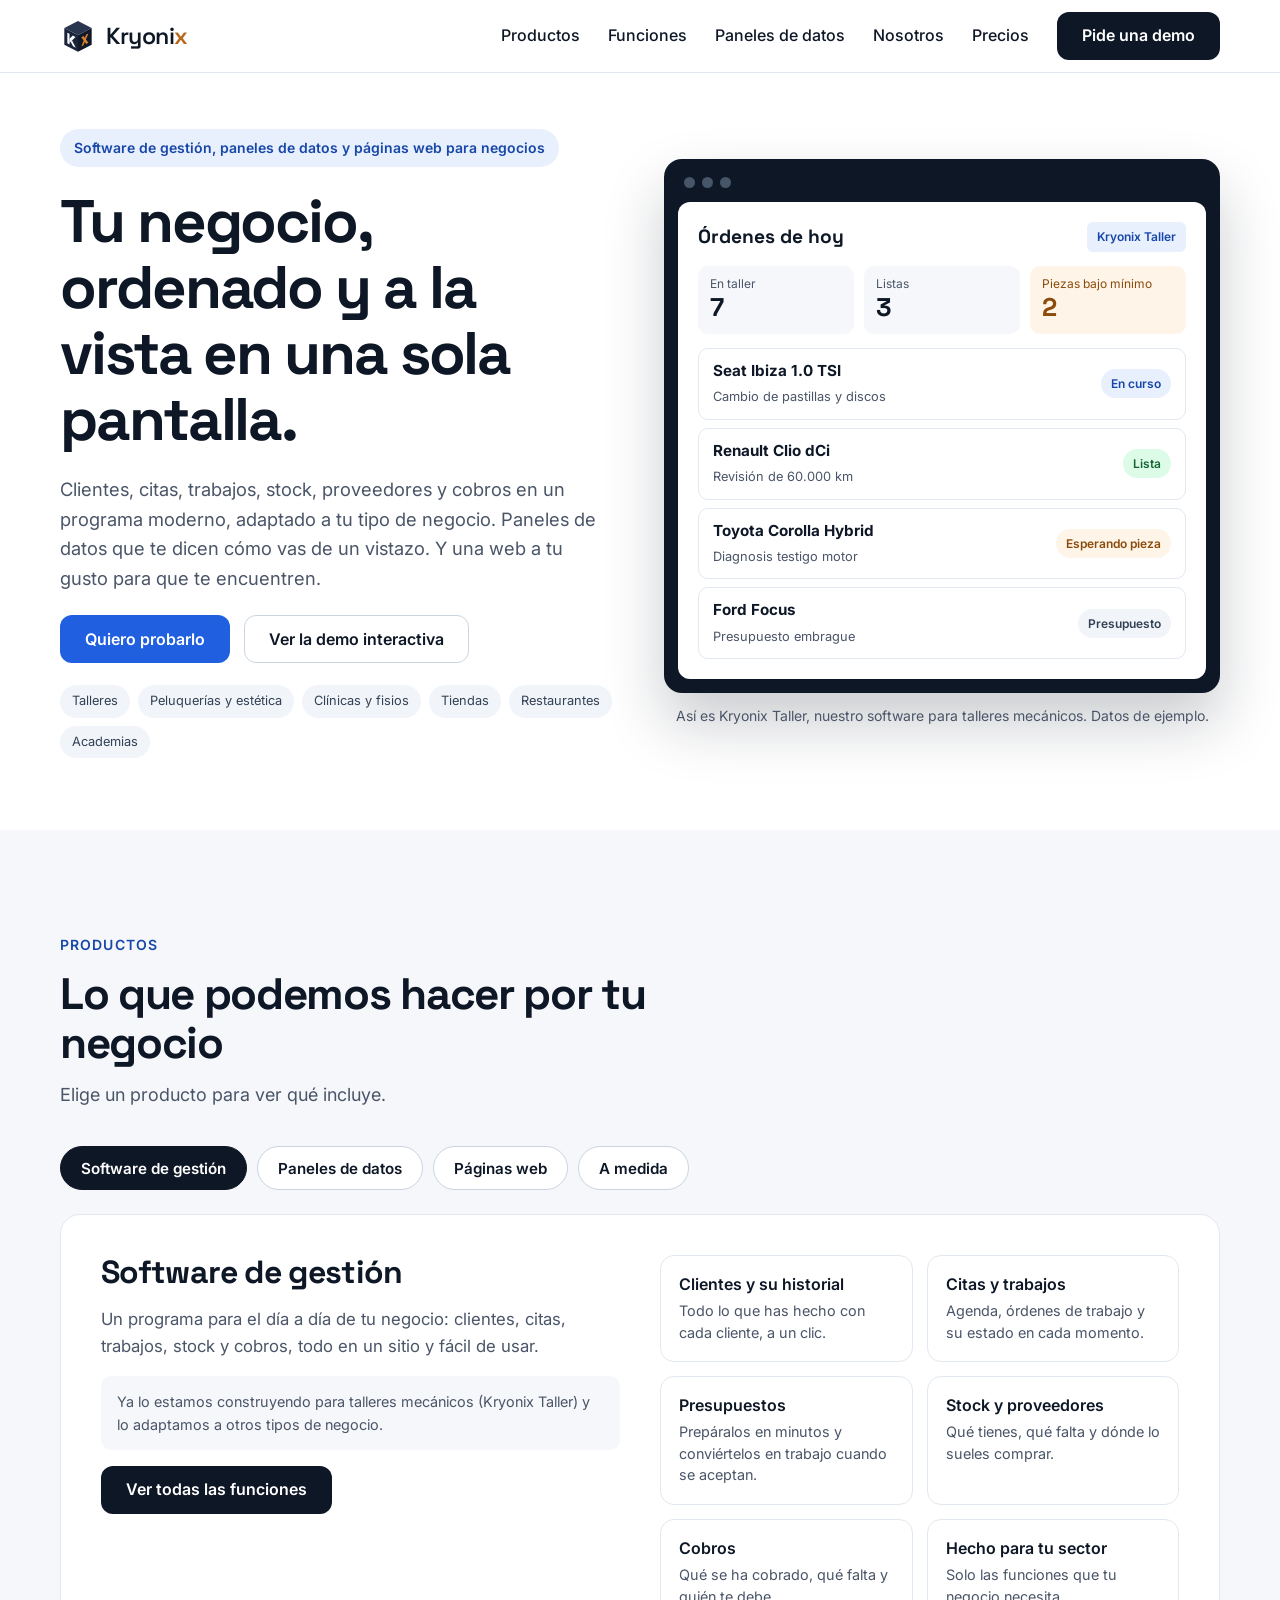
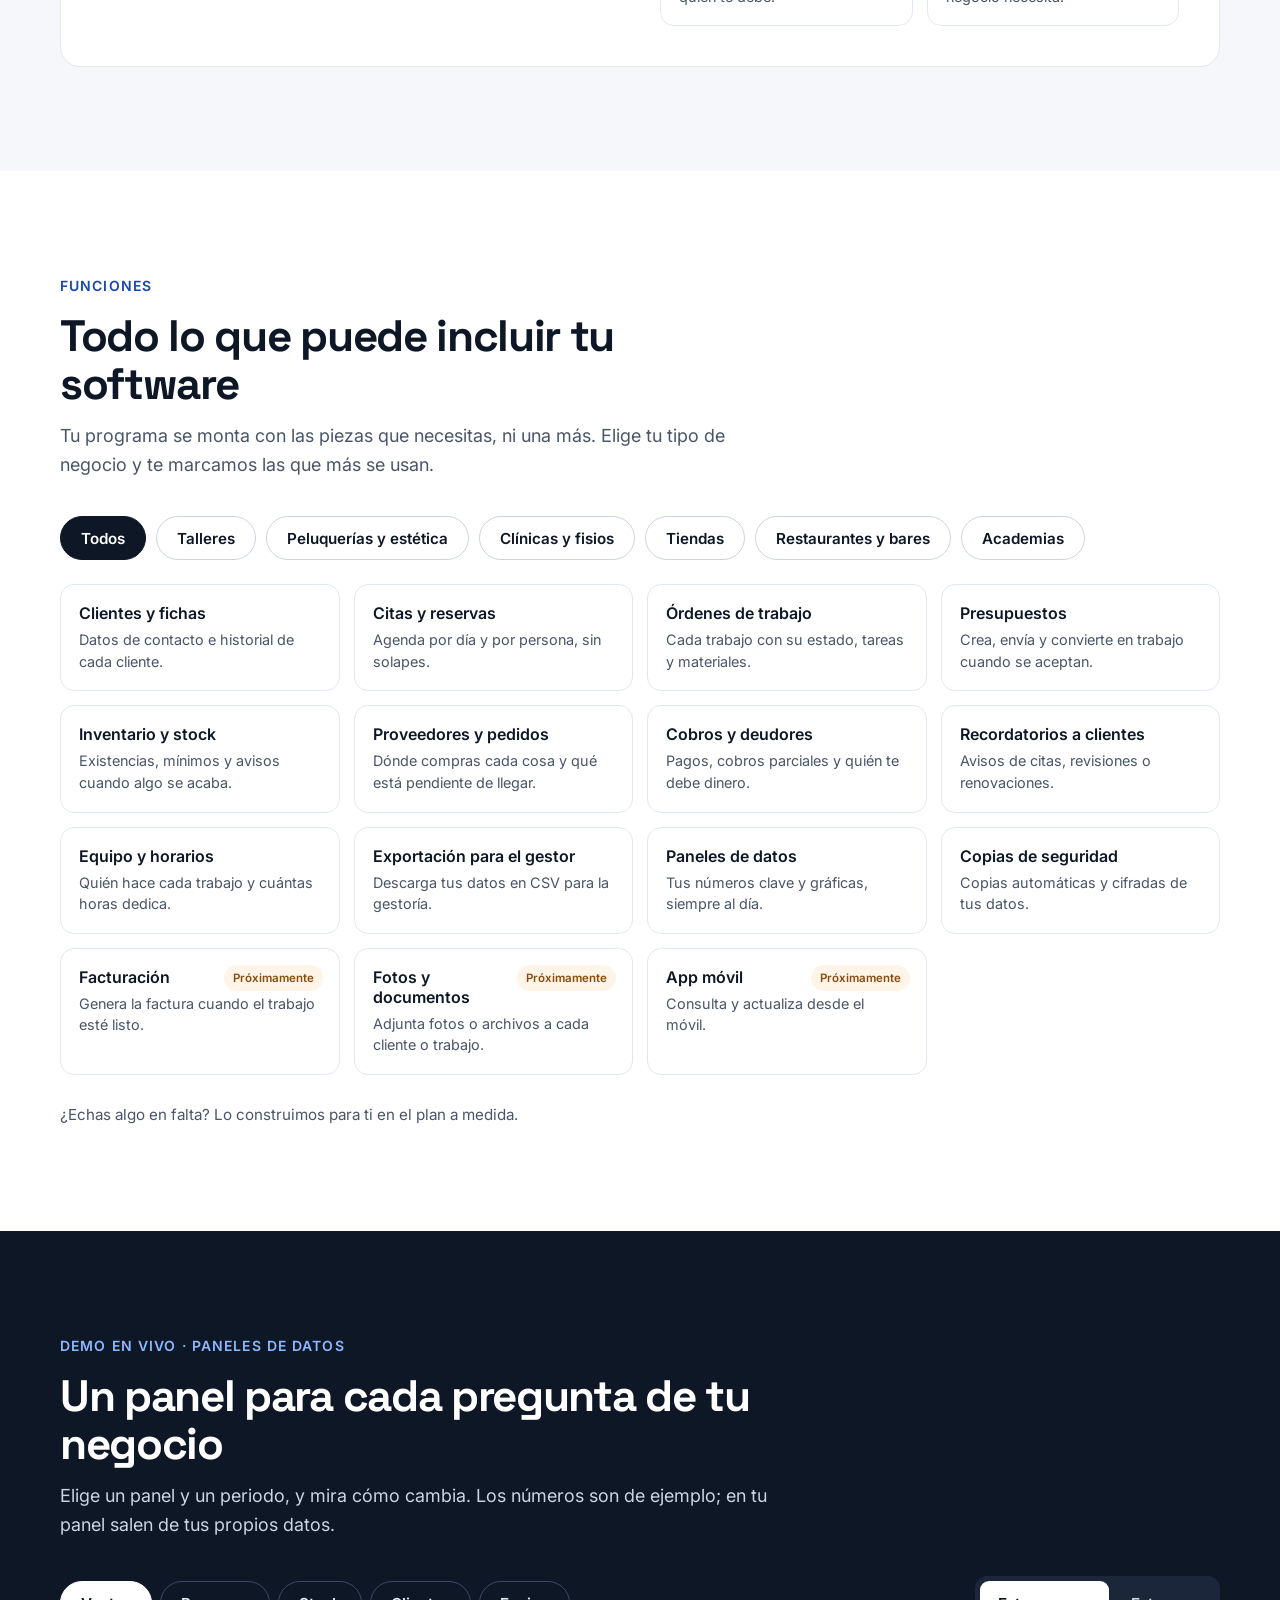
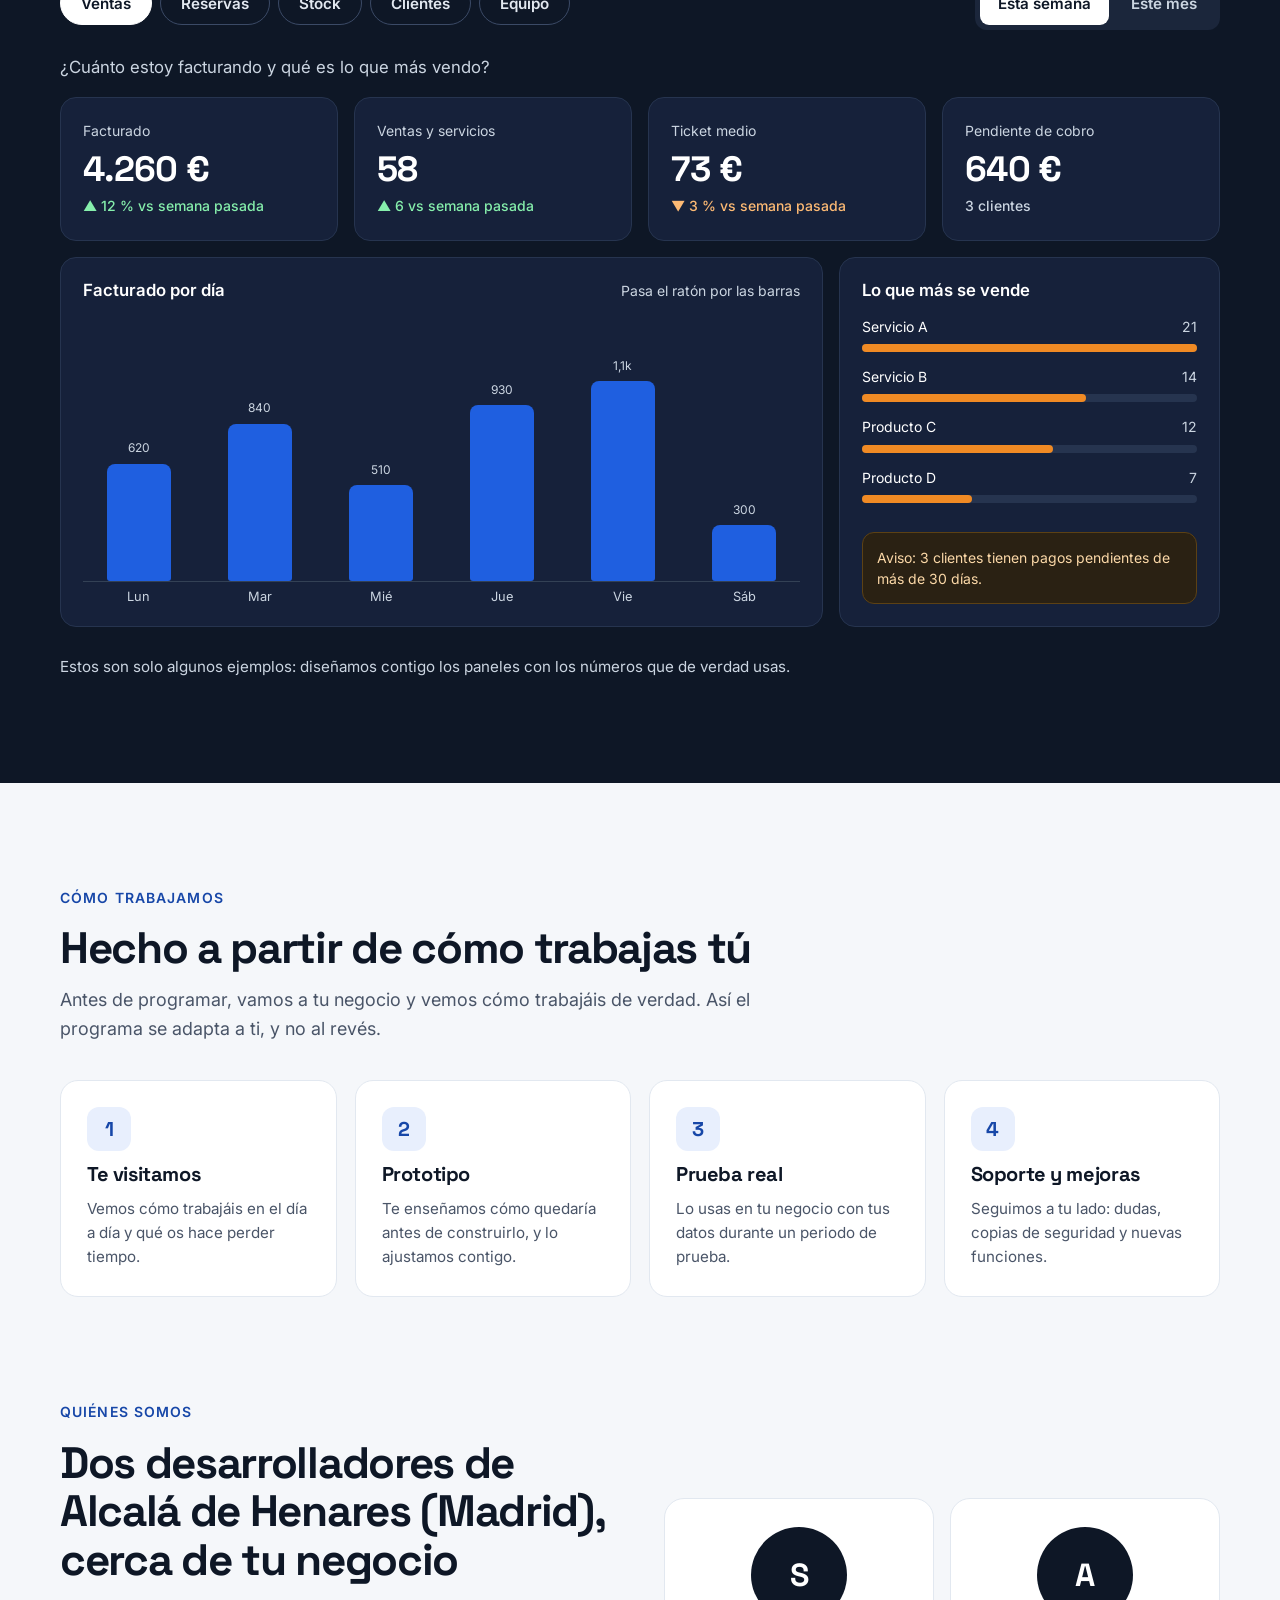
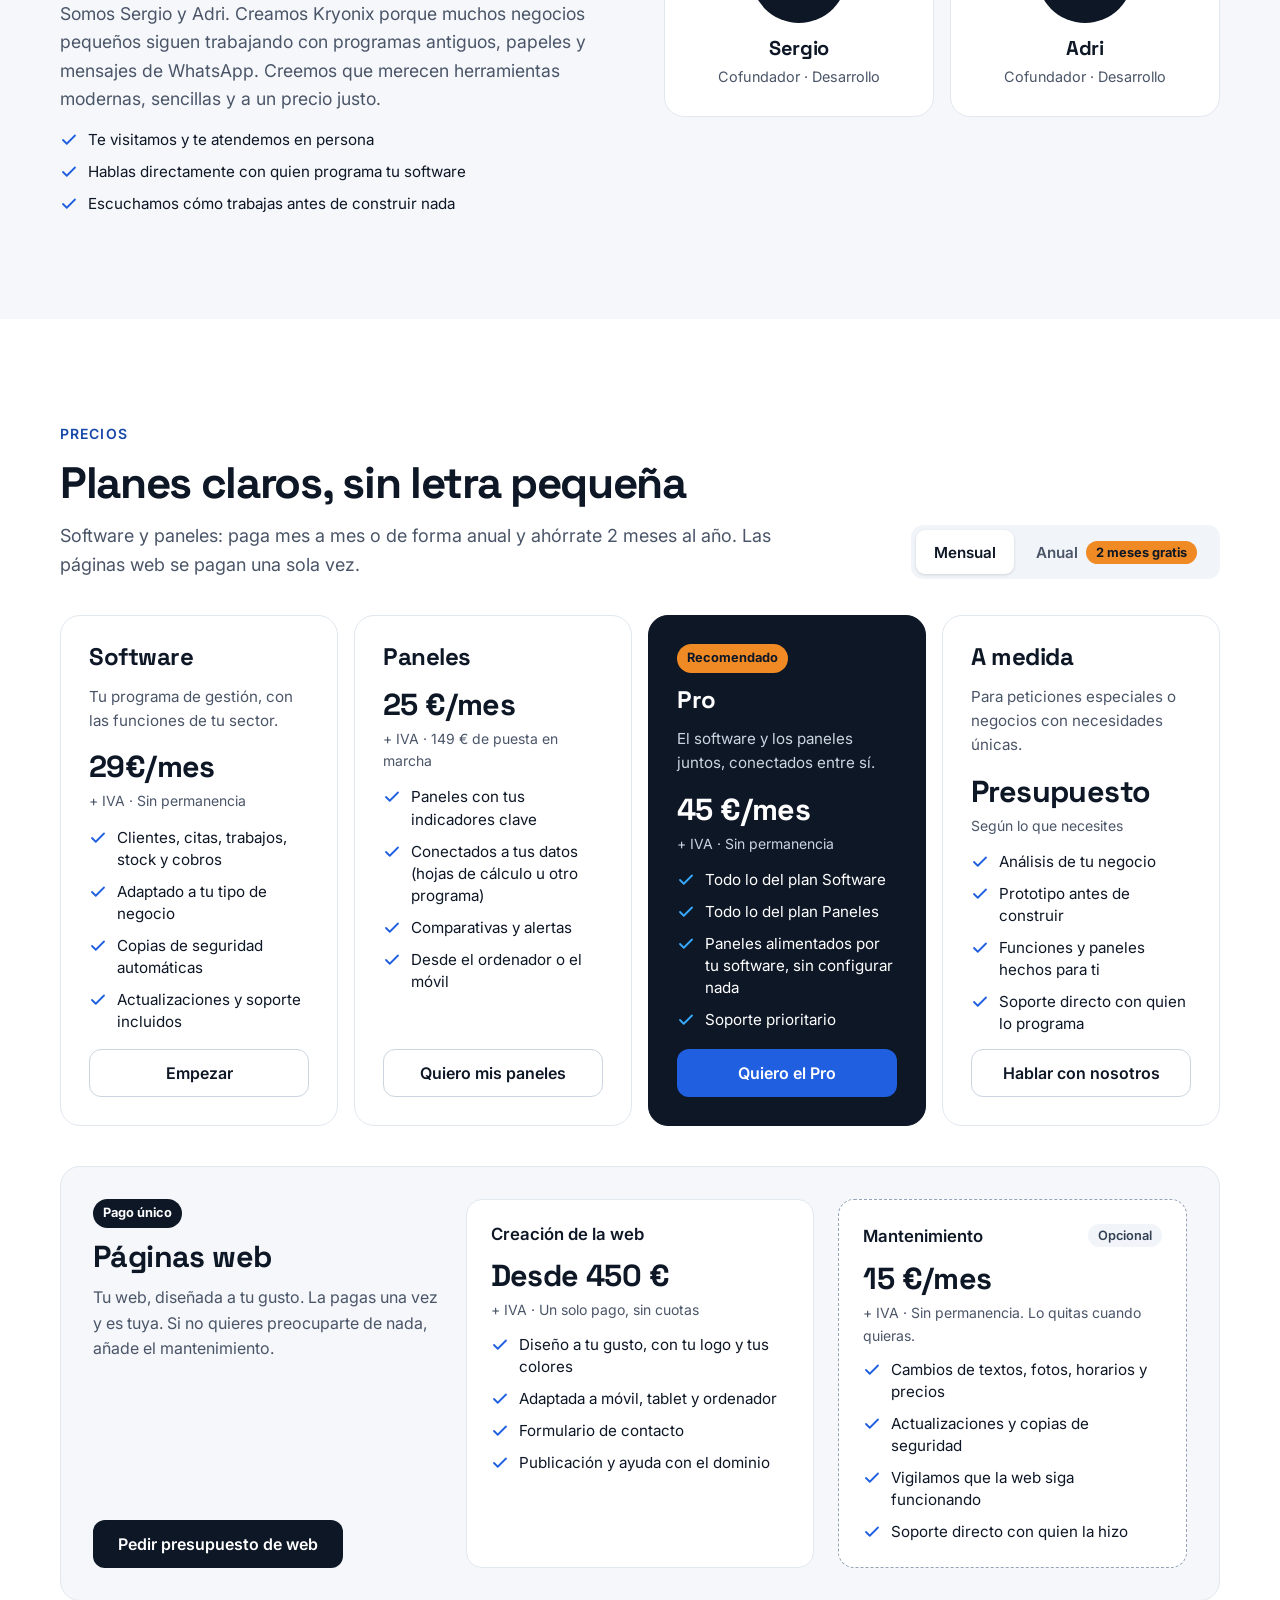
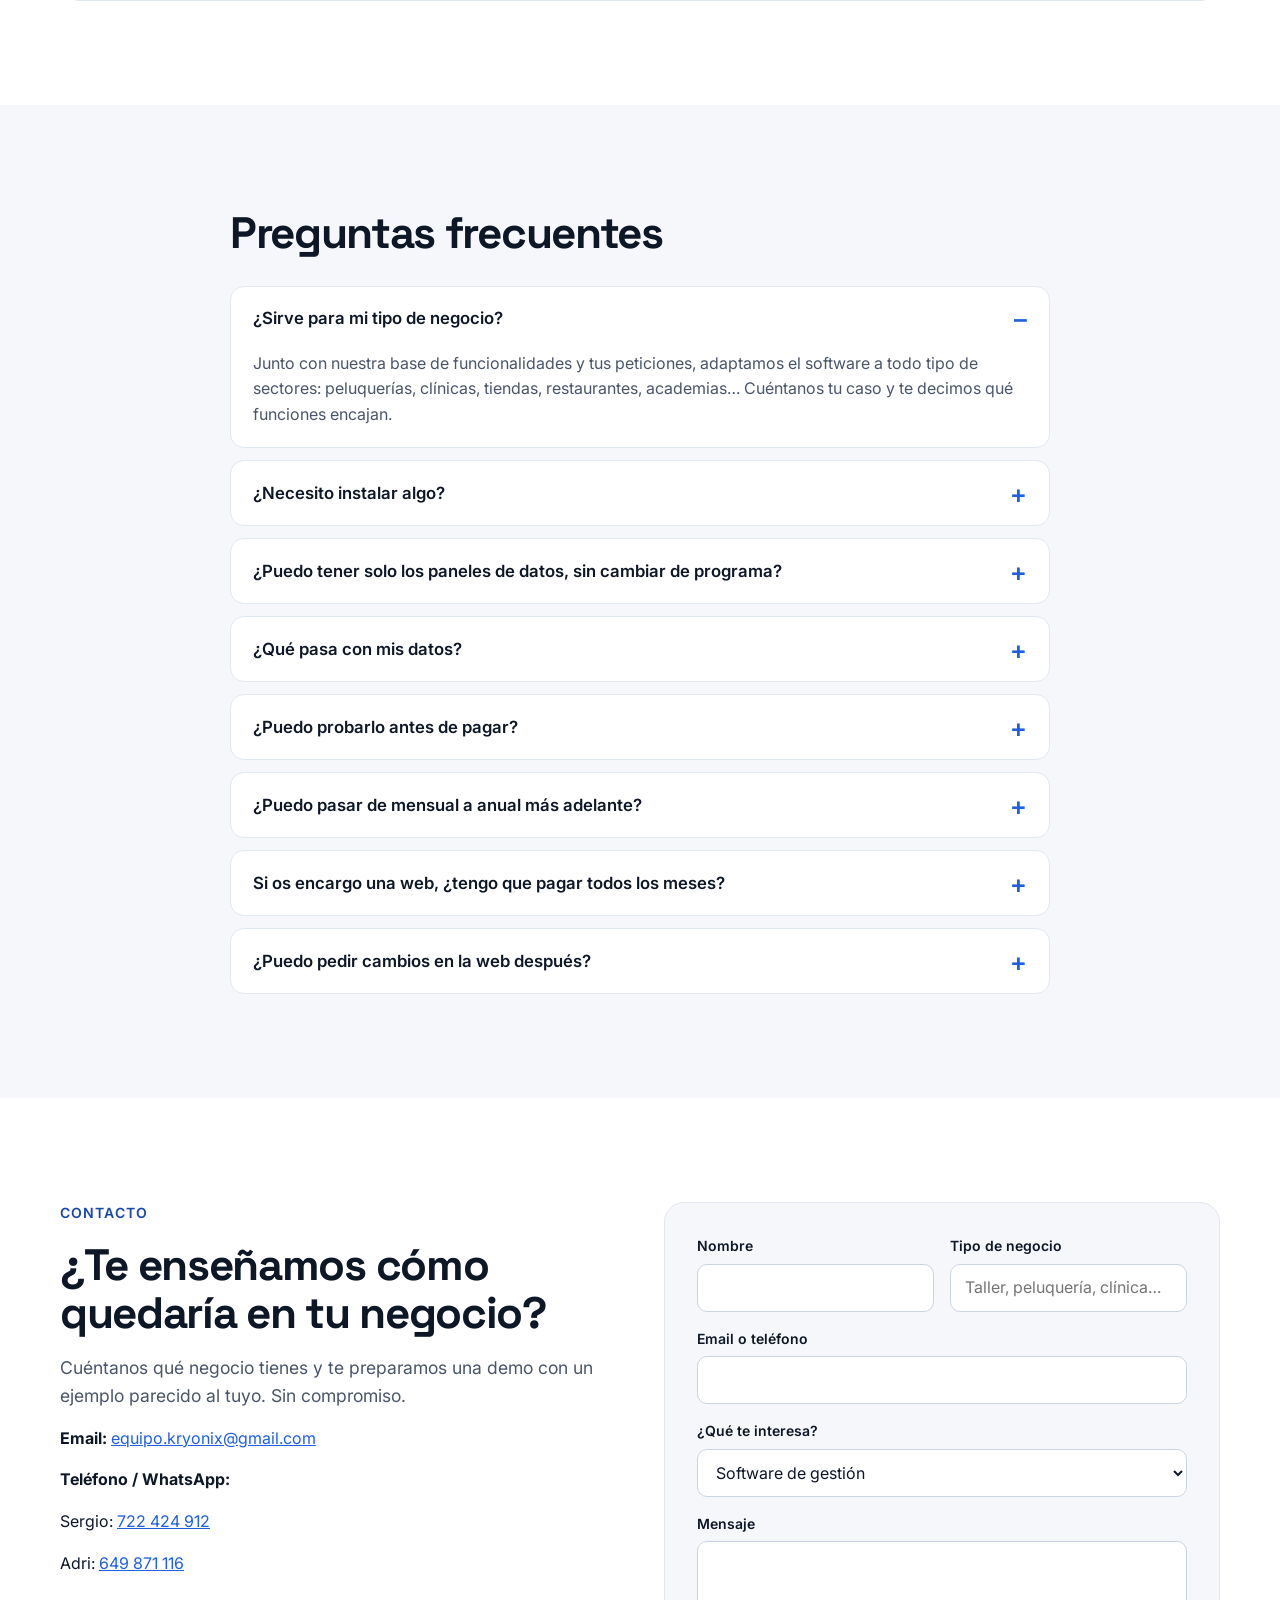
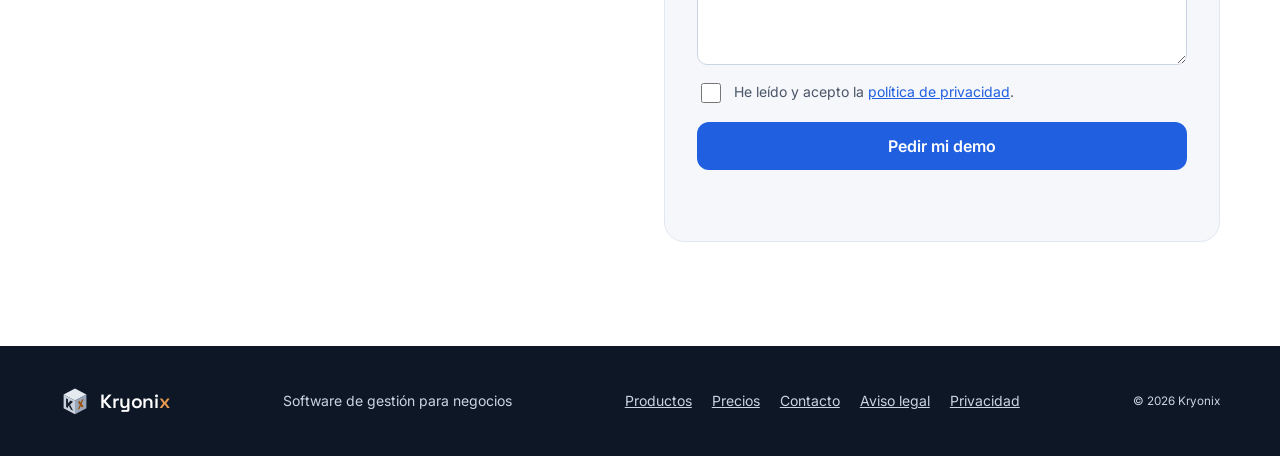
<file: index.html>
<!DOCTYPE html>
<!-- lang="es": le dice al navegador, a Google y a los lectores de pantalla que el texto está en español -->
<html lang="es">
<head>
  <meta charset="utf-8">
  <!-- Sin esta línea, el móvil mostraría la web "en miniatura" como si fuera un ordenador -->
  <meta name="viewport" content="width=device-width, initial-scale=1">

  <!-- Título y descripción: es lo que sale en la pestaña y en los resultados de Google -->
  <title>Kryonix · Software de gestión, paneles de datos y páginas web para negocios</title>
  <meta name="description" content="Software de gestión adaptado a tu negocio, paneles de datos para ver cómo vas de un vistazo y páginas web a tu gusto. Talleres, peluquerías, clínicas, tiendas y más.">

  <!-- Iconos: el SVG para navegadores modernos, PNG como respaldo y para iPhone -->
  <link rel="icon" href="img/favicon.svg" type="image/svg+xml">
  <link rel="icon" href="img/favicon-32.png" sizes="32x32" type="image/png">
  <link rel="apple-touch-icon" href="img/apple-touch-icon.png">

  <!-- Open Graph: lo que se ve al compartir el enlace por WhatsApp, LinkedIn... -->
  <meta property="og:title" content="Kryonix · Software para negocios">
  <meta property="og:description" content="Software de gestión, paneles de datos y páginas web para negocios.">
  <meta property="og:image" content="img/logo-512.png">
  <meta property="og:type" content="website">

  <link rel="stylesheet" href="css/styles.css">

  <!-- "defer": el JS se descarga a la vez que el HTML, pero se ejecuta cuando el HTML ya está listo -->
  <script src="js/main.js" defer></script>
</head>
<body>

  <!-- Enlace oculto que aparece al pulsar Tab: permite a quien navega con teclado saltarse el menú -->
  <a class="saltar" href="#contenido">Saltar al contenido</a>

  <!-- ============ CABECERA Y MENÚ ============ -->
  <header class="cabecera">
    <nav class="nav contenedor" aria-label="Principal">
      <a href="#inicio" class="marca" aria-label="Kryonix, ir al inicio">
        <img src="img/logo.svg" alt="" width="36" height="36">
        <span class="marca__nombre">Kryoni<span class="marca__x">x</span></span>
      </a>

      <!-- Botón de menú (solo visible en móvil). aria-expanded indica si está abierto -->
      <button class="nav__boton" type="button" aria-expanded="false" aria-controls="menu">
        <span class="sr-only">Abrir menú</span>
        <svg width="24" height="24" viewBox="0 0 24 24" aria-hidden="true" fill="none" stroke="currentColor" stroke-width="2" stroke-linecap="round"><path d="M4 7h16M4 12h16M4 17h16"/></svg>
      </button>

      <ul class="nav__menu" id="menu">
        <li><a href="#productos">Productos</a></li>
        <li><a href="#modulos">Funciones</a></li>
        <li><a href="#demo">Paneles de datos</a></li>
        <li><a href="#nosotros">Nosotros</a></li>
        <li><a href="#precios">Precios</a></li>
        <li><a href="#contacto" class="boton boton--oscuro">Pide una demo</a></li>
      </ul>
    </nav>
  </header>

  <main id="contenido">

    <!-- ============ PORTADA ============ -->
    <section id="inicio" class="portada">
      <div class="contenedor portada__grid">
        <div class="portada__texto">
          <span class="etiqueta">Software de gestión, paneles de datos y páginas web para negocios</span>
          <!-- Solo un h1 por página: es el título principal para Google -->
          <h1>Tu negocio, ordenado y a la vista en una sola pantalla.</h1>
          <p class="portada__intro">Clientes, citas, trabajos, stock, proveedores y cobros en un programa moderno, adaptado a tu tipo de negocio. Paneles de datos que te dicen cómo vas de un vistazo. Y una web a tu gusto para que te encuentren.</p>
          <div class="botones">
            <a href="#contacto" class="boton boton--principal">Quiero probarlo</a>
            <a href="#demo" class="boton boton--borde">Ver la demo interactiva</a>
          </div>
          <ul class="chips" aria-label="Sectores">
            <li>Talleres</li><li>Peluquerías y estética</li><li>Clínicas y fisios</li><li>Tiendas</li><li>Restaurantes</li><li>Academias</li>
          </ul>
        </div>

        <!-- Maqueta de la app hecha con HTML y CSS (no es una imagen: pesa menos y se ve nítida) -->
        <figure class="ventana">
          <div class="ventana__marco">
            <div class="ventana__puntos" aria-hidden="true"><span></span><span></span><span></span></div>
            <div class="ventana__contenido">
              <div class="ventana__cabecera">
                <strong>Órdenes de hoy</strong>
                <span class="ventana__producto">Kryonix Taller</span>
              </div>
              <div class="ventana__kpis">
                <div><span>En taller</span><strong>7</strong></div>
                <div><span>Listas</span><strong>3</strong></div>
                <div class="aviso"><span>Piezas bajo mínimo</span><strong>2</strong></div>
              </div>
              <ul class="ordenes">
                <li><div><strong>Seat Ibiza 1.0 TSI</strong><span>Cambio de pastillas y discos</span></div><span class="estado estado--curso">En curso</span></li>
                <li><div><strong>Renault Clio dCi</strong><span>Revisión de 60.000 km</span></div><span class="estado estado--lista">Lista</span></li>
                <li><div><strong>Toyota Corolla Hybrid</strong><span>Diagnosis testigo motor</span></div><span class="estado estado--espera">Esperando pieza</span></li>
                <li><div><strong>Ford Focus</strong><span>Presupuesto embrague</span></div><span class="estado estado--presu">Presupuesto</span></li>
              </ul>
            </div>
          </div>
          <figcaption>Así es Kryonix Taller, nuestro software para talleres mecánicos. Datos de ejemplo.</figcaption>
        </figure>
      </div>
    </section>

    <!-- ============ PRODUCTOS (pestañas) ============ -->
    <section id="productos" class="seccion">
      <div class="contenedor">
        <header class="seccion__cabecera">
          <span class="antetitulo">Productos</span>
          <h2>Lo que podemos hacer por tu negocio</h2>
          <p>Elige un producto para ver qué incluye.</p>
        </header>

        <!-- Patrón "tabs" accesible: role="tablist" + role="tab" + role="tabpanel".
             Todo el contenido está en el HTML (Google lo lee); el JS solo muestra uno y oculta el resto -->
        <div class="pestanas" role="tablist" aria-label="Productos de Kryonix">
          <button class="pildora" role="tab" id="tab-gestion" aria-controls="panel-gestion" aria-selected="true">Software de gestión</button>
          <button class="pildora" role="tab" id="tab-paneles" aria-controls="panel-paneles" aria-selected="false" tabindex="-1">Paneles de datos</button>
          <button class="pildora" role="tab" id="tab-web" aria-controls="panel-web" aria-selected="false" tabindex="-1">Páginas web</button>
          <button class="pildora" role="tab" id="tab-medida" aria-controls="panel-medida" aria-selected="false" tabindex="-1">A medida</button>
        </div>

        <div class="producto" role="tabpanel" id="panel-gestion" aria-labelledby="tab-gestion">
          <div class="producto__texto">
            <h3>Software de gestión</h3>
            <p>Un programa para el día a día de tu negocio: clientes, citas, trabajos, stock y cobros, todo en un sitio y fácil de usar.</p>
            <p class="nota">Ya lo estamos construyendo para talleres mecánicos (Kryonix Taller) y lo adaptamos a otros tipos de negocio.</p>
            <a href="#modulos" class="boton boton--oscuro">Ver todas las funciones</a>
          </div>
          <ul class="tarjetas">
            <li><h4>Clientes y su historial</h4><p>Todo lo que has hecho con cada cliente, a un clic.</p></li>
            <li><h4>Citas y trabajos</h4><p>Agenda, órdenes de trabajo y su estado en cada momento.</p></li>
            <li><h4>Presupuestos</h4><p>Prepáralos en minutos y conviértelos en trabajo cuando se aceptan.</p></li>
            <li><h4>Stock y proveedores</h4><p>Qué tienes, qué falta y dónde lo sueles comprar.</p></li>
            <li><h4>Cobros</h4><p>Qué se ha cobrado, qué falta y quién te debe.</p></li>
            <li><h4>Hecho para tu sector</h4><p>Solo las funciones que tu negocio necesita.</p></li>
          </ul>
        </div>

        <div class="producto" role="tabpanel" id="panel-paneles" aria-labelledby="tab-paneles" hidden>
          <div class="producto__texto">
            <h3>Paneles de datos</h3>
            <p>Paneles que resumen tu negocio en números claros y gráficas: los miras 30 segundos y sabes cómo vas.</p>
            <p class="nota">Funcionan con nuestro software o conectados a los datos que ya tienes, por ejemplo tus hojas de cálculo.</p>
            <a href="#demo" class="boton boton--oscuro">Probar la demo</a>
          </div>
          <ul class="tarjetas">
            <li><h4>Ventas y facturación</h4><p>Cuánto facturas, qué vendes más y qué está pendiente de cobro.</p></li>
            <li><h4>Reservas y ocupación</h4><p>Qué días y horas se llenan y cuáles se quedan vacías.</p></li>
            <li><h4>Stock</h4><p>Qué se gasta más y qué está por debajo del mínimo.</p></li>
            <li><h4>Clientes</h4><p>Cuántos repiten, cuántos son nuevos y quién no vuelve.</p></li>
            <li><h4>Equipo</h4><p>Horas trabajadas y facturadas por persona.</p></li>
            <li><h4>Alertas y comparativas</h4><p>Esta semana frente a la anterior y avisos cuando algo se tuerce.</p></li>
          </ul>
        </div>

        <div class="producto" role="tabpanel" id="panel-web" aria-labelledby="tab-web" hidden>
          <div class="producto__texto">
            <h3>Páginas web</h3>
            <p>Diseñamos y programamos la web de tu negocio a tu gusto: con tu logo, tus colores y lo que quieras enseñar. Como esta misma web.</p>
            <p class="nota">Pago único: la web es tuya. Si quieres que nos encarguemos de mantenerla y actualizarla, hay un mantenimiento mensual opcional.</p>
            <a href="#precios-web" class="boton boton--oscuro">Ver precios de la web</a>
          </div>
          <ul class="tarjetas">
            <li><h4>Diseño a tu medida</h4><p>Partimos de tus preferencias y te enseñamos el diseño antes de programarlo.</p></li>
            <li><h4>Perfecta en el móvil</h4><p>Se adapta a cualquier pantalla: móvil, tablet u ordenador.</p></li>
            <li><h4>Formulario de contacto</h4><p>Tus clientes te escriben desde la web y te llega al email.</p></li>
            <li><h4>Preparada para buscadores</h4><p>Bien estructurada para que Google entienda de qué va tu negocio.</p></li>
            <li><h4>Dominio y publicación</h4><p>Te ayudamos con el dominio (tunegocio.es) y la dejamos publicada.</p></li>
            <li><h4>Interactiva y rápida</h4><p>Secciones con movimiento, demos y galerías que cargan rápido.</p></li>
          </ul>
        </div>

        <div class="producto" role="tabpanel" id="panel-medida" aria-labelledby="tab-medida" hidden>
          <div class="producto__texto">
            <h3>Software a medida</h3>
            <p>¿Tienes necesidades especiales? Partimos de lo que ya hemos construido y lo adaptamos a tu forma de trabajar.</p>
            <p class="nota">Primero escuchamos cómo trabajas; después te enseñamos un prototipo antes de construir nada.</p>
            <a href="#contacto" class="boton boton--oscuro">Contarte mi caso</a>
          </div>
          <ul class="tarjetas">
            <li><h4>Funciones nuevas</h4><p>Lo que tu negocio necesita y no encuentras en ningún programa.</p></li>
            <li><h4>Conexión con lo que usas</h4><p>Aprovechamos tus hojas de cálculo o tu programa actual.</p></li>
            <li><h4>Paneles a medida</h4><p>Los números exactos que quieres ver.</p></li>
            <li><h4>Prototipo antes del desarrollo</h4><p>Ves cómo quedará antes de construirlo.</p></li>
            <li><h4>Soporte cercano</h4><p>Hablas directamente con quien lo programa.</p></li>
            <li><h4>Crece contigo</h4><p>Añadimos funciones cuando las necesites.</p></li>
          </ul>
        </div>
      </div>
    </section>

    <!-- ============ FUNCIONES / MÓDULOS ============ -->
    <section id="modulos" class="seccion seccion--blanca">
      <div class="contenedor">
        <header class="seccion__cabecera">
          <span class="antetitulo">Funciones</span>
          <h2>Todo lo que puede incluir tu software</h2>
          <p>Tu programa se monta con las piezas que necesitas, ni una más. Elige tu tipo de negocio y te marcamos las que más se usan.</p>
        </header>

        <!-- data-sector: guardamos el identificador en el HTML para que el JS lo lea -->
        <div class="filtros" role="group" aria-label="Tipo de negocio">
          <button class="pildora" type="button" data-sector="todos" aria-pressed="true">Todos</button>
          <button class="pildora" type="button" data-sector="taller" aria-pressed="false">Talleres</button>
          <button class="pildora" type="button" data-sector="estetica" aria-pressed="false">Peluquerías y estética</button>
          <button class="pildora" type="button" data-sector="clinica" aria-pressed="false">Clínicas y fisios</button>
          <button class="pildora" type="button" data-sector="tienda" aria-pressed="false">Tiendas</button>
          <button class="pildora" type="button" data-sector="hosteleria" aria-pressed="false">Restaurantes y bares</button>
          <button class="pildora" type="button" data-sector="academia" aria-pressed="false">Academias</button>
        </div>

        <!-- Cada módulo lleva en data-sectores la lista de sectores para los que se recomienda -->
        <ul class="modulos" aria-live="polite">
          <li class="modulo" data-sectores="taller estetica clinica tienda academia"><h3>Clientes y fichas</h3><p>Datos de contacto e historial de cada cliente.</p></li>
          <li class="modulo" data-sectores="estetica clinica hosteleria academia"><h3>Citas y reservas</h3><p>Agenda por día y por persona, sin solapes.</p></li>
          <li class="modulo" data-sectores="taller"><h3>Órdenes de trabajo</h3><p>Cada trabajo con su estado, tareas y materiales.</p></li>
          <li class="modulo" data-sectores="taller tienda"><h3>Presupuestos</h3><p>Crea, envía y convierte en trabajo cuando se aceptan.</p></li>
          <li class="modulo" data-sectores="taller estetica tienda hosteleria"><h3>Inventario y stock</h3><p>Existencias, mínimos y avisos cuando algo se acaba.</p></li>
          <li class="modulo" data-sectores="taller tienda hosteleria"><h3>Proveedores y pedidos</h3><p>Dónde compras cada cosa y qué está pendiente de llegar.</p></li>
          <li class="modulo" data-sectores="taller estetica clinica tienda academia"><h3>Cobros y deudores</h3><p>Pagos, cobros parciales y quién te debe dinero.</p></li>
          <li class="modulo" data-sectores="taller estetica clinica academia"><h3>Recordatorios a clientes</h3><p>Avisos de citas, revisiones o renovaciones.</p></li>
          <li class="modulo" data-sectores="taller estetica clinica hosteleria"><h3>Equipo y horarios</h3><p>Quién hace cada trabajo y cuántas horas dedica.</p></li>
          <li class="modulo" data-sectores="taller estetica clinica tienda hosteleria academia"><h3>Exportación para el gestor</h3><p>Descarga tus datos en CSV para la gestoría.</p></li>
          <li class="modulo" data-sectores="taller estetica clinica tienda hosteleria academia"><h3>Paneles de datos</h3><p>Tus números clave y gráficas, siempre al día.</p></li>
          <li class="modulo" data-sectores="taller estetica clinica tienda hosteleria academia"><h3>Copias de seguridad</h3><p>Copias automáticas y cifradas de tus datos.</p></li>
          <li class="modulo modulo--proximamente" data-sectores="taller estetica clinica tienda academia"><h3>Facturación</h3><p>Genera la factura cuando el trabajo esté listo.</p></li>
          <li class="modulo modulo--proximamente" data-sectores="taller clinica"><h3>Fotos y documentos</h3><p>Adjunta fotos o archivos a cada cliente o trabajo.</p></li>
          <li class="modulo modulo--proximamente" data-sectores="taller estetica clinica tienda hosteleria academia"><h3>App móvil</h3><p>Consulta y actualiza desde el móvil.</p></li>
        </ul>
        <p class="pie-seccion">¿Echas algo en falta? Lo construimos para ti en el plan a medida.</p>
      </div>
    </section>

    <!-- ============ DEMO DE PANELES ============ -->
    <section id="demo" class="seccion seccion--oscura">
      <div class="contenedor">
        <header class="seccion__cabecera">
          <span class="antetitulo">Demo en vivo · Paneles de datos</span>
          <h2>Un panel para cada pregunta de tu negocio</h2>
          <p>Elige un panel y un periodo, y mira cómo cambia. Los números son de ejemplo; en tu panel salen de tus propios datos.</p>
        </header>

        <div class="demo__controles">
          <!-- Los botones de panel los rellena el JS a partir de los datos (así no repetimos información) -->
          <div class="demo__paneles" role="group" aria-label="Tipo de panel" id="demo-paneles"></div>
          <div class="segmentado" role="group" aria-label="Periodo">
            <button type="button" data-periodo="semana" aria-pressed="true">Esta semana</button>
            <button type="button" data-periodo="mes" aria-pressed="false">Este mes</button>
          </div>
        </div>

        <!-- aria-live="polite": los lectores de pantalla anuncian los cambios sin interrumpir -->
        <div class="demo" aria-live="polite">
          <p class="demo__pregunta" id="demo-pregunta"></p>
          <div class="kpis" id="demo-kpis"></div>
          <div class="demo__fila">
            <div class="caja caja--grafica">
              <div class="caja__titulo"><h3 id="demo-grafica-titulo"></h3><span>Pasa el ratón por las barras</span></div>
              <div class="grafica" id="demo-grafica"></div>
            </div>
            <div class="caja caja--lista">
              <h3 id="demo-lista-titulo"></h3>
              <ul class="ranking" id="demo-lista"></ul>
              <p class="alerta" id="demo-aviso"></p>
            </div>
          </div>
        </div>

        <!-- Si alguien tiene el JS desactivado, al menos sabe qué está pasando -->
        <noscript><p>Activa JavaScript para ver la demo interactiva.</p></noscript>
        <p class="pie-seccion">Estos son solo algunos ejemplos: diseñamos contigo los paneles con los números que de verdad usas.</p>
      </div>
    </section>

    <!-- ============ CÓMO TRABAJAMOS ============ -->
    <section id="como" class="seccion">
      <div class="contenedor">
        <header class="seccion__cabecera">
          <span class="antetitulo">Cómo trabajamos</span>
          <h2>Hecho a partir de cómo trabajas tú</h2>
          <p>Antes de programar, vamos a tu negocio y vemos cómo trabajáis de verdad. Así el programa se adapta a ti, y no al revés.</p>
        </header>
        <!-- <ol> porque los pasos tienen un orden -->
        <ol class="pasos">
          <li><span class="pasos__num" aria-hidden="true">1</span><h3>Te visitamos</h3><p>Vemos cómo trabajáis en el día a día y qué os hace perder tiempo.</p></li>
          <li><span class="pasos__num" aria-hidden="true">2</span><h3>Prototipo</h3><p>Te enseñamos cómo quedaría antes de construirlo, y lo ajustamos contigo.</p></li>
          <li><span class="pasos__num" aria-hidden="true">3</span><h3>Prueba real</h3><p>Lo usas en tu negocio con tus datos durante un periodo de prueba.</p></li>
          <li><span class="pasos__num" aria-hidden="true">4</span><h3>Soporte y mejoras</h3><p>Seguimos a tu lado: dudas, copias de seguridad y nuevas funciones.</p></li>
        </ol>
      </div>
    </section>

    <!-- ============ QUIÉNES SOMOS ============ -->
    <section id="nosotros" class="seccion seccion--seguida">
      <div class="contenedor nosotros">
        <div class="nosotros__texto">
          <span class="antetitulo">Quiénes somos</span>
          <h2>Dos desarrolladores de Alcalá de Henares (Madrid), cerca de tu negocio</h2>
          <p>Somos Sergio y Adri. Creamos Kryonix porque muchos negocios pequeños siguen trabajando con programas antiguos, papeles y mensajes de WhatsApp. Creemos que merecen herramientas modernas, sencillas y a un precio justo.</p>
          <ul class="lista-check">
            <li>Te visitamos y te atendemos en persona</li>
            <li>Hablas directamente con quien programa tu software</li>
            <li>Escuchamos cómo trabajas antes de construir nada</li>
          </ul>
        </div>
        <ul class="equipo">
          <li class="persona">
            <span class="persona__foto" aria-hidden="true">S</span>
            <h3>Sergio</h3>
            <p>Cofundador · Desarrollo</p>
          </li>
          <li class="persona">
            <span class="persona__foto" aria-hidden="true">A</span>
            <h3>Adri</h3>
            <p>Cofundador · Desarrollo</p>
          </li>
        </ul>
      </div>
    </section>

    <!-- ============ PRECIOS ============ -->
    <section id="precios" class="seccion seccion--blanca">
      <div class="contenedor">
        <div class="precios__cabecera">
          <header class="seccion__cabecera">
            <span class="antetitulo">Precios</span>
            <h2>Planes claros, sin letra pequeña</h2>
            <p>Software y paneles: paga mes a mes o de forma anual y ahórrate 2 meses al año. Las páginas web se pagan una sola vez.</p>
          </header>
          <div class="segmentado segmentado--claro" role="group" aria-label="Forma de pago">
            <button type="button" data-ciclo="mensual" aria-pressed="true">Mensual</button>
            <button type="button" data-ciclo="anual" aria-pressed="false">Anual <span class="insignia">2 meses gratis</span></button>
          </div>
        </div>

        <!-- Cada precio tiene dos versiones en data-mensual y data-anual; el JS cambia el texto -->
        <div class="planes">
          <article class="plan">
            <h3>Software</h3>
            <p class="plan__para">Tu programa de gestión, con las funciones de tu sector.</p>
            <p class="plan__precio" data-mensual="29€/mes" data-anual="290€/año">29€/mes</p>
            <p class="plan__nota" data-mensual="+ IVA · Sin permanencia" data-anual="+ IVA · Te ahorras 2 meses frente al pago mensual">+ IVA · Sin permanencia</p>
            <ul class="lista-check">
              <li>Clientes, citas, trabajos, stock y cobros</li>
              <li>Adaptado a tu tipo de negocio</li>
              <li>Copias de seguridad automáticas</li>
              <li>Actualizaciones y soporte incluidos</li>
            </ul>
            <a href="#contacto" class="boton boton--borde">Empezar</a>
          </article>

          <article class="plan">
            <h3>Paneles</h3>
            <p class="plan__precio" data-mensual="25 €/mes" data-anual="250 €/año">25 €/mes</p>
            <p class="plan__nota" data-mensual="+ IVA · 149 € de puesta en marcha" data-anual="+ IVA · 149 € de puesta en marcha · 2 meses gratis">+ IVA · 149 € de puesta en marcha</p>
            <ul class="lista-check">
              <li>Paneles con tus indicadores clave</li>
              <li>Conectados a tus datos (hojas de cálculo u otro programa)</li>
              <li>Comparativas y alertas</li>
              <li>Desde el ordenador o el móvil</li>
            </ul>
            <a href="#contacto" class="boton boton--borde">Quiero mis paneles</a>
          </article>

          <article class="plan plan--destacado">
            <span class="insignia">Recomendado</span>
            <h3>Pro</h3>
            <p class="plan__para">El software y los paneles juntos, conectados entre sí.</p>
                        <p class="plan__precio" data-mensual="45 €/mes" data-anual="450 €/año">45 €/mes</p>
            <p class="plan__nota" data-mensual="+ IVA · Sin permanencia" data-anual="+ IVA · Te ahorras 2 meses frente al pago mensual">+ IVA · Sin permanencia</p>
            <ul class="lista-check">
              <li>Todo lo del plan Software</li>
              <li>Todo lo del plan Paneles</li>
              <li>Paneles alimentados por tu software, sin configurar nada</li>
              <li>Soporte prioritario</li>
            </ul>
            <a href="#contacto" class="boton boton--principal">Quiero el Pro</a>
          </article>

          <article class="plan">
            <h3>A medida</h3>
            <p class="plan__para">Para peticiones especiales o negocios con necesidades únicas.</p>
            <p class="plan__precio">Presupuesto</p>
            <p class="plan__nota">Según lo que necesites</p>
            <ul class="lista-check">
              <li>Análisis de tu negocio</li>
              <li>Prototipo antes de construir</li>
              <li>Funciones y paneles hechos para ti</li>
              <li>Soporte directo con quien lo programa</li>
            </ul>
            <a href="#contacto" class="boton boton--borde">Hablar con nosotros</a>
          </article>
        </div>

        <!-- Páginas web: bloque aparte porque se pagan de otra forma (pago único) -->
        <div id="precios-web" class="web-precio">
          <div class="web-precio__intro">
            <span class="insignia insignia--oscura">Pago único</span>
            <h3>Páginas web</h3>
            <p>Tu web, diseñada a tu gusto. La pagas una vez y es tuya. Si no quieres preocuparte de nada, añade el mantenimiento.</p>
            <a href="#contacto" class="boton boton--oscuro">Pedir presupuesto de web</a>
          </div>
          <div class="web-precio__caja">
            <h4>Creación de la web</h4>
            <p class="plan__precio">Desde 450 €</p>
            <p class="plan__nota">+ IVA · Un solo pago, sin cuotas</p>
            <ul class="lista-check">
              <li>Diseño a tu gusto, con tu logo y tus colores</li>
              <li>Adaptada a móvil, tablet y ordenador</li>
              <li>Formulario de contacto</li>
              <li>Publicación y ayuda con el dominio</li>
            </ul>
          </div>
          <div class="web-precio__caja web-precio__caja--opcional">
            <h4>Mantenimiento <span class="insignia insignia--gris">Opcional</span></h4>
            <p class="plan__precio">15 €/mes</p>
            <p class="plan__nota">+ IVA · Sin permanencia. Lo quitas cuando quieras.</p>
            <ul class="lista-check">
              <li>Cambios de textos, fotos, horarios y precios</li>
              <li>Actualizaciones y copias de seguridad</li>
              <li>Vigilamos que la web siga funcionando</li>
              <li>Soporte directo con quien la hizo</li>
            </ul>
          </div>
        </div>
      </div>
    </section>

    <!-- ============ PREGUNTAS FRECUENTES ============ -->
    <!-- <details> y <summary> son un acordeón nativo de HTML: funciona sin JS y es accesible -->
    <section id="faq" class="seccion">
      <div class="contenedor contenedor--estrecho">
        <h2>Preguntas frecuentes</h2>
        <div class="faq">
          <details open>
            <summary>¿Sirve para mi tipo de negocio?</summary>
            <p>Junto con nuestra base de funcionalidades y tus peticiones, adaptamos el software a todo tipo de sectores: peluquerías, clínicas, tiendas, restaurantes, academias… Cuéntanos tu caso y te decimos qué funciones encajan.</p>
          </details>
          <details>
            <summary>¿Necesito instalar algo?</summary>
            <p>No. Funciona desde el navegador, en el ordenador de tu negocio o en cualquier otro dispositivo con internet.</p>
          </details>
          <details>
            <summary>¿Puedo tener solo los paneles de datos, sin cambiar de programa?</summary>
            <p>Sí. El plan Paneles se conecta a los datos que ya tienes, como tus hojas de cálculo o lo que exporte tu programa actual.</p>
          </details>
          <details>
            <summary>¿Qué pasa con mis datos?</summary>
            <p>Tus datos son tuyos. Hacemos copias de seguridad cifradas y, si algún día te vas, te los llevas.</p>
          </details>
          <details>
            <summary>¿Puedo probarlo antes de pagar?</summary>
            <p>Sí. Te preparamos una demo y un periodo de prueba en tu propio negocio.</p>
          </details>
          <details>
            <summary>¿Puedo pasar de mensual a anual más adelante?</summary>
            <p>Sí, puedes cambiar cuando quieras y empezar a ahorrar desde ese momento.</p>
          </details>
          <details>
            <summary>Si os encargo una web, ¿tengo que pagar todos los meses?</summary>
            <p>No. La web se paga una sola vez y es tuya. El mantenimiento mensual es opcional: solo si quieres que nos ocupemos de los cambios, las actualizaciones y de que siga funcionando.</p>
          </details>
          <details>
            <summary>¿Puedo pedir cambios en la web después?</summary>
            <p>Sí. Con el mantenimiento, los cambios pequeños (textos, fotos, horarios, precios) están incluidos. Sin mantenimiento, te hacemos presupuesto de cada cambio.</p>
          </details>
        </div>
      </div>
    </section>

    <!-- ============ CONTACTO ============ -->
    <section id="contacto" class="seccion seccion--blanca">
      <div class="contenedor contacto">
        <div class="contacto__texto">
          <span class="antetitulo">Contacto</span>
          <h2>¿Te enseñamos cómo quedaría en tu negocio?</h2>
          <p>Cuéntanos qué negocio tienes y te preparamos una demo con un ejemplo parecido al tuyo. Sin compromiso.</p>
          <p><strong>Email:</strong> <a href="mailto:equipo.kryonix@gmail.com">equipo.kryonix@gmail.com</a></p>
          <p><strong>Teléfono / WhatsApp:</strong></p>
          <p>Sergio: <a href="https://wa.me/34722424912">722 424 912</a></p>
          <p>Adri: <a href="https://wa.me/34649871116">649 871 116</a></p>
        </div>

        <!-- action: la dirección de Formspree a la que se envían los datos (hay que crear la cuenta).
             Si el JS falla, el formulario se envía igual de forma normal: eso se llama "mejora progresiva" -->
        <form class="formulario" id="formulario" action="https://formspree.io/f/mvkadgkl" method="POST">
          <div class="formulario__fila">
            <div class="campo">
              <label for="nombre">Nombre</label>
              <input id="nombre" name="nombre" type="text" autocomplete="name" required>
            </div>
            <div class="campo">
              <label for="negocio">Tipo de negocio</label>
              <input id="negocio" name="negocio" type="text" placeholder="Taller, peluquería, clínica…">
            </div>
          </div>
          <div class="campo">
            <label for="contacto-dato">Email o teléfono</label>
            <input id="contacto-dato" name="contacto" type="text" autocomplete="email" required>
          </div>
          <div class="campo">
            <label for="interes">¿Qué te interesa?</label>
            <select id="interes" name="interes">
              <option>Software de gestión</option>
              <option>Paneles de datos</option>
              <option>Plan Pro (software + paneles)</option>
              <option>Página web</option>
              <option>Algo a medida</option>
              <option>Aún no lo sé</option>
            </select>
          </div>
          <div class="campo">
            <label for="mensaje">Mensaje</label>
            <textarea id="mensaje" name="mensaje" rows="4"></textarea>
          </div>
          <!-- En España (RGPD) hay que informar de qué se hace con los datos antes de enviarlos -->
          <label class="consentimiento">
            <input type="checkbox" name="acepta_privacidad" required>
            <span>He leído y acepto la <a href="privacidad.html">política de privacidad</a>.</span>
          </label>
          <!-- Campo trampa contra bots: invisible para personas; si se rellena, Formspree lo descarta -->
          <input type="text" name="_gotcha" class="trampa" tabindex="-1" autocomplete="off" aria-hidden="true">
          <button type="submit" class="boton boton--principal boton--ancho">Pedir mi demo</button>
          <p class="formulario__estado" id="formulario-estado" role="status"></p>
        </form>
      </div>
    </section>
  </main>

  <!-- ============ PIE ============ -->
  <footer class="pie">
    <div class="contenedor pie__grid">
      <a href="#inicio" class="marca marca--clara" aria-label="Kryonix, ir al inicio">
        <img src="img/logo-oscuro.svg" alt="" width="30" height="30">
        <span class="marca__nombre">Kryoni<span class="marca__x">x</span></span>
      </a>
      <span>Software de gestión para negocios</span>
      <nav aria-label="Pie de página">
        <a href="#productos">Productos</a>
        <a href="#precios">Precios</a>
        <a href="#contacto">Contacto</a>
        <a href="aviso-legal.html">Aviso legal</a>
        <a href="privacidad.html">Privacidad</a>
      </nav>
      <!-- El año lo pone el JS para no tener que cambiarlo cada enero -->
      <small>© <span id="anio">2026</span> Kryonix</small>
    </div>
  </footer>
</body>
</html>
</file>
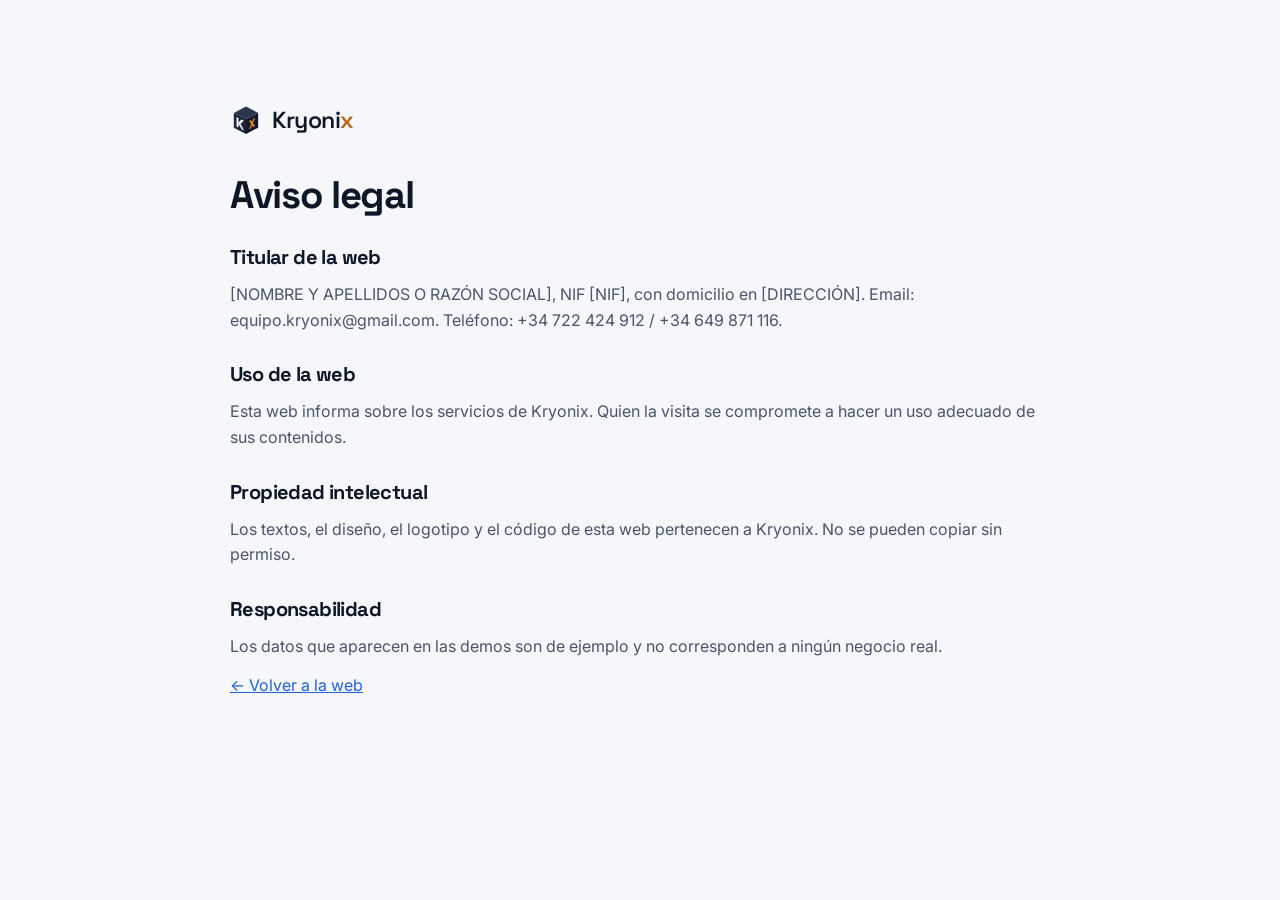
<file: aviso-legal.html>
<!DOCTYPE html>
<html lang="es">
<head>
  <meta charset="utf-8">
  <meta name="viewport" content="width=device-width, initial-scale=1">
  <title>Aviso legal · Kryonix</title>
  <meta name="robots" content="noindex">
  <link rel="icon" href="img/favicon.svg" type="image/svg+xml">
  <link rel="stylesheet" href="css/styles.css">
</head>
<body>
  <main class="seccion">
    <div class="contenedor contenedor--estrecho legal">
      <a href="index.html" class="marca"><img src="img/logo.svg" alt="" width="32" height="32"><span class="marca__nombre">Kryoni<span class="marca__x">x</span></span></a>
      <h1>Aviso legal</h1>
      <!-- PLANTILLA ORIENTATIVA: revisadla con vuestro gestor o un abogado antes de publicar -->
      <h2>Titular de la web</h2>
      <p>[NOMBRE Y APELLIDOS O RAZÓN SOCIAL], NIF [NIF], con domicilio en [DIRECCIÓN]. Email: equipo.kryonix@gmail.com. Teléfono: +34 722 424 912 / +34 649 871 116.</p>
      <h2>Uso de la web</h2>
      <p>Esta web informa sobre los servicios de Kryonix. Quien la visita se compromete a hacer un uso adecuado de sus contenidos.</p>
      <h2>Propiedad intelectual</h2>
      <p>Los textos, el diseño, el logotipo y el código de esta web pertenecen a Kryonix. No se pueden copiar sin permiso.</p>
      <h2>Responsabilidad</h2>
      <p>Los datos que aparecen en las demos son de ejemplo y no corresponden a ningún negocio real.</p>
      <p><a href="index.html">← Volver a la web</a></p>
    </div>
  </main>
</body>
</html>
</file>
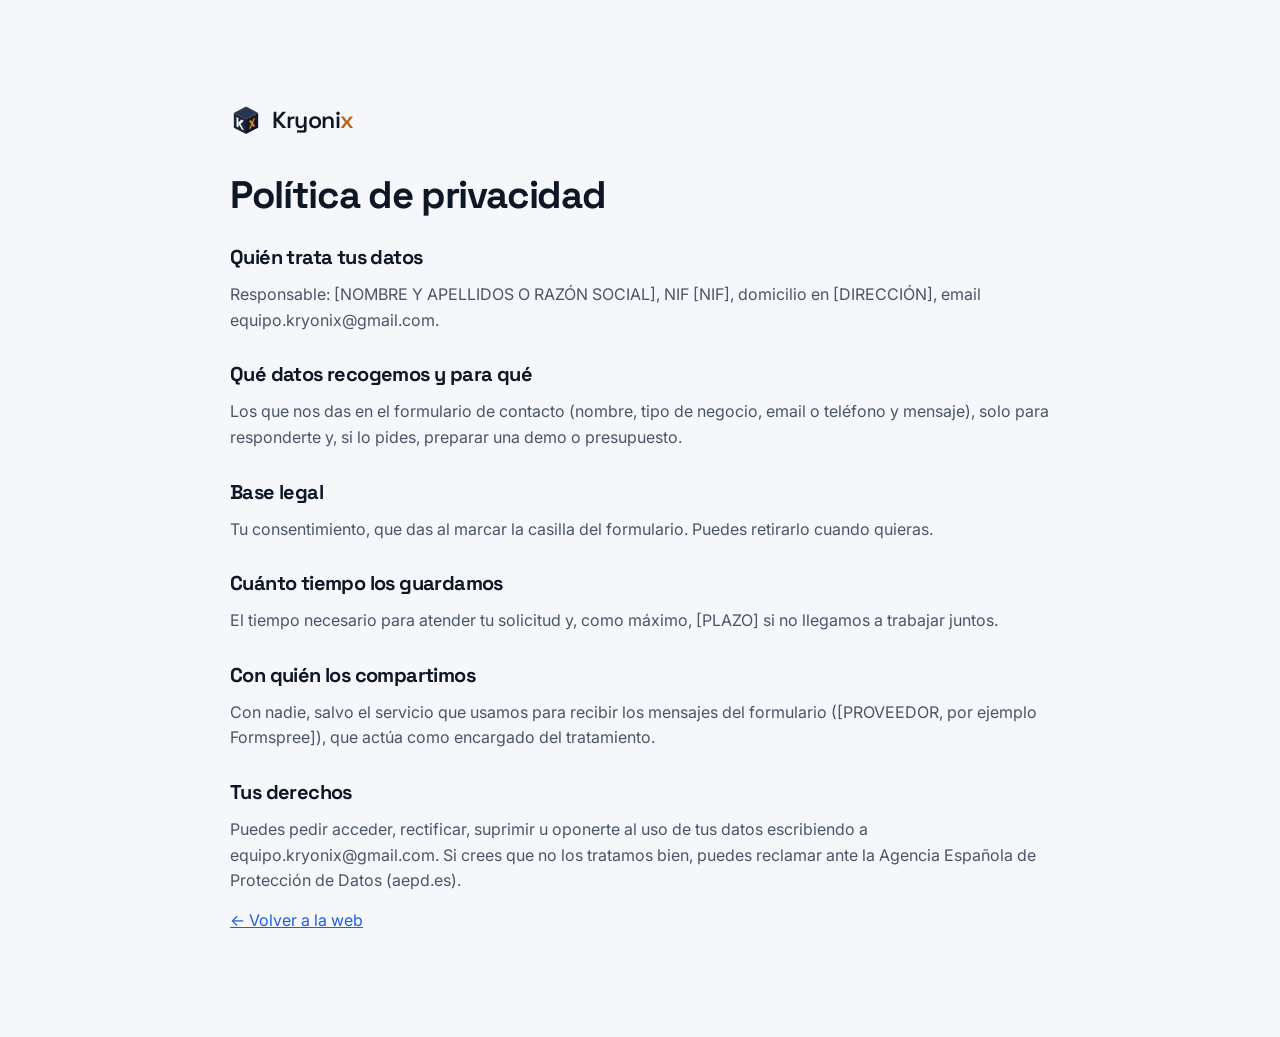
<file: privacidad.html>
<!DOCTYPE html>
<html lang="es">
<head>
  <meta charset="utf-8">
  <meta name="viewport" content="width=device-width, initial-scale=1">
  <title>Política de privacidad · Kryonix</title>
  <meta name="robots" content="noindex">
  <link rel="icon" href="img/favicon.svg" type="image/svg+xml">
  <link rel="stylesheet" href="css/styles.css">
</head>
<body>
  <main class="seccion">
    <div class="contenedor contenedor--estrecho legal">
      <a href="index.html" class="marca"><img src="img/logo.svg" alt="" width="32" height="32"><span class="marca__nombre">Kryoni<span class="marca__x">x</span></span></a>
      <h1>Política de privacidad</h1>
      <!-- PLANTILLA ORIENTATIVA: revisadla con vuestro gestor o un abogado antes de publicar -->
      <h2>Quién trata tus datos</h2>
      <p>Responsable: [NOMBRE Y APELLIDOS O RAZÓN SOCIAL], NIF [NIF], domicilio en [DIRECCIÓN], email equipo.kryonix@gmail.com.</p>
      <h2>Qué datos recogemos y para qué</h2>
      <p>Los que nos das en el formulario de contacto (nombre, tipo de negocio, email o teléfono y mensaje), solo para responderte y, si lo pides, preparar una demo o presupuesto.</p>
      <h2>Base legal</h2>
      <p>Tu consentimiento, que das al marcar la casilla del formulario. Puedes retirarlo cuando quieras.</p>
      <h2>Cuánto tiempo los guardamos</h2>
      <p>El tiempo necesario para atender tu solicitud y, como máximo, [PLAZO] si no llegamos a trabajar juntos.</p>
      <h2>Con quién los compartimos</h2>
      <p>Con nadie, salvo el servicio que usamos para recibir los mensajes del formulario ([PROVEEDOR, por ejemplo Formspree]), que actúa como encargado del tratamiento.</p>
      <h2>Tus derechos</h2>
      <p>Puedes pedir acceder, rectificar, suprimir u oponerte al uso de tus datos escribiendo a equipo.kryonix@gmail.com. Si crees que no los tratamos bien, puedes reclamar ante la Agencia Española de Protección de Datos (aepd.es).</p>
      <p><a href="index.html">← Volver a la web</a></p>
    </div>
  </main>
</body>
</html>
</file>
<file: css/styles.css>
/* =========================================================================
   KRYONIX · Hoja de estilos
   Orden: 1) variables  2) base  3) utilidades  4) componentes  5) secciones
   Escrita "mobile first": los estilos base son para móvil y con
   @media (min-width: ...) añadimos cambios para pantallas más grandes.
   ========================================================================= */

/* ---------- 1. VARIABLES ----------
   Guardamos colores, tamaños y radios en un solo sitio. Si mañana cambia el
   azul de la marca, se cambia aquí y se actualiza en toda la web. */
/* Fuentes alojadas en nuestra web (no en Google) */
@font-face {
  font-family: 'Inter';
  src: url('../fonts/inter.ttf') format('truetype');
  font-weight: 100 900;
  font-style: normal;
  font-display: swap;
}
@font-face {
  font-family: 'Space Grotesk';
  src: url('../fonts/space-grotesk.ttf') format('truetype');
  font-weight: 300 700;
  font-style: normal;
  font-display: swap;
}
   :root {
  --tinta: #0E1726;          /* texto principal y fondos oscuros */
  --tinta-suave: #4A5568;    /* texto secundario (contraste 7:1 sobre blanco) */
  --fondo: #F5F7FA;          /* fondo gris muy claro */
  --blanco: #FFFFFF;
  --borde: #E2E8F0;
  --borde-fuerte: #CBD5E1;

  --azul: #1F5FE0;           /* botones y enlaces */
  --azul-oscuro: #1747A8;
  --azul-claro: #E8EFFD;
  --ambar: #F08A24;          /* acentos (insignias, barras) */
  --ambar-texto: #B8661A;    /* la "x" del nombre sobre fondo claro */

  --oscuro-caja: #16213A;    /* cajas dentro de la sección oscura */
  --oscuro-borde: #26344F;
  --texto-sobre-oscuro: #CBD5E1;

  --fuente-titulos: 'Space Grotesk', system-ui, sans-serif;
  --fuente-texto: 'Inter', system-ui, sans-serif;

  --radio: 14px;
  --radio-grande: 20px;
  --sombra: 0 16px 32px rgba(14, 23, 38, .10);
  --ancho-max: 1200px;
}

/* ---------- 2. BASE ---------- */

/* box-sizing: border-box hace que el padding y el borde cuenten dentro del
   ancho. Sin esto, width: 100% + padding se sale de la pantalla. */
*, *::before, *::after { box-sizing: border-box; }

html {
  scroll-behavior: smooth;           /* al pulsar un enlace del menú, desliza en vez de saltar */
  scroll-padding-top: 80px;          /* deja hueco para la cabecera fija al llegar a una sección */
}

body {
  margin: 0;
  font-family: var(--fuente-texto);
  font-size: 1rem;                   /* 16 px: el mínimo cómodo para leer en móvil */
  line-height: 1.6;
  color: var(--tinta);
  background: var(--fondo);
  -webkit-font-smoothing: antialiased;
}

h1, h2, h3, h4 {
  font-family: var(--fuente-titulos);
  line-height: 1.1;
  letter-spacing: -0.02em;
  margin: 0;
}

/* clamp(mínimo, preferido, máximo): el tamaño crece con la pantalla
   pero nunca baja del mínimo ni pasa del máximo. Así no hacen falta
   media queries para los títulos. */
h1 { font-size: clamp(2.4rem, 5vw + 1rem, 3.75rem); letter-spacing: -0.035em; }
h2 { font-size: clamp(2rem, 2.5vw + 1rem, 2.75rem); letter-spacing: -0.03em; }
h3 { font-size: 1.25rem; }

p { margin: 0; }
img, svg { display: block; max-width: 100%; }
ul, ol { margin: 0; padding: 0; list-style: none; }

a { color: var(--azul); }
a:hover { color: var(--azul-oscuro); }

/* Foco visible para quien navega con teclado. :focus-visible solo
   aparece con teclado, no al hacer clic con el ratón. */
:focus-visible {
  outline: 3px solid var(--azul);
  outline-offset: 2px;
  border-radius: 6px;
}

/* Si la persona ha pedido en su sistema "reducir movimiento", lo respetamos */
@media (prefers-reduced-motion: reduce) {
  html { scroll-behavior: auto; }
  *, *::before, *::after { transition: none !important; animation: none !important; }
}

/* ---------- 3. UTILIDADES ---------- */

/* Contenedor: centra el contenido y limita el ancho para que las líneas
   no sean larguísimas en pantallas grandes */
.contenedor {
  width: 100%;
  max-width: var(--ancho-max);
  margin-inline: auto;
  padding-inline: 20px;
}
.contenedor--estrecho { max-width: 860px; }

/* Oculto a la vista pero leído por lectores de pantalla */
.sr-only {
  position: absolute; width: 1px; height: 1px; padding: 0; margin: -1px;
  overflow: hidden; clip: rect(0 0 0 0); white-space: nowrap; border: 0;
}

.saltar {
  position: absolute; left: 16px; top: -60px; z-index: 100;
  background: var(--tinta); color: var(--blanco);
  padding: 12px 16px; border-radius: 10px; text-decoration: none;
}
.saltar:focus { top: 16px; }

/* ---------- 4. COMPONENTES ---------- */

/* Botones. Usamos una clase base (.boton) y modificadores (.boton--principal...).
   Esta forma de nombrar se llama BEM: bloque__elemento--modificador */
.boton {
  display: inline-flex;
  align-items: center;
  justify-content: center;
  gap: 8px;
  min-height: 48px;                  /* objetivo táctil cómodo para el dedo */
  padding: 12px 24px;
  border-radius: 12px;
  border: 1px solid transparent;
  font: 600 1rem/1.2 var(--fuente-texto);
  text-decoration: none;
  cursor: pointer;
  transition: transform .15s ease, box-shadow .15s ease, background-color .15s ease;
}
.boton:hover { transform: translateY(-2px); box-shadow: 0 8px 20px rgba(14, 23, 38, .18); }
.boton--principal { background: var(--azul); color: var(--blanco); }
.boton--principal:hover { background: var(--azul-oscuro); color: var(--blanco); }
.boton--oscuro { background: var(--tinta); color: var(--blanco); }
.boton--oscuro:hover { color: var(--blanco); }
.boton--borde { background: var(--blanco); color: var(--tinta); border-color: var(--borde-fuerte); }
.boton--borde:hover { color: var(--tinta); }
.boton--ancho { width: 100%; }

.botones { display: flex; flex-wrap: wrap; gap: 14px; }

/* Píldoras: los botones redondeados de pestañas y filtros */
.pildora {
  min-height: 44px;
  padding: 10px 20px;
  border-radius: 999px;
  border: 1px solid var(--borde-fuerte);
  background: var(--blanco);
  color: var(--tinta);
  font: 600 .95rem var(--fuente-texto);
  cursor: pointer;
  transition: background-color .15s ease, color .15s ease;
}
.pildora:hover { border-color: var(--tinta); }
/* El estado se lee de los atributos ARIA: así estilo y accesibilidad van siempre juntos */
.pildora[aria-selected="true"],
.pildora[aria-pressed="true"] { background: var(--tinta); color: var(--blanco); border-color: var(--tinta); }

.etiqueta {
  display: inline-block;
  background: var(--azul-claro);
  color: var(--azul-oscuro);
  font-size: .875rem;
  font-weight: 600;
  padding: 8px 14px;
  border-radius: 999px;
}

.antetitulo {
  display: block;
  font-size: .875rem;
  font-weight: 600;
  color: var(--azul-oscuro);
  letter-spacing: .08em;
  text-transform: uppercase;
  margin-bottom: 14px;
}

.insignia {
  display: inline-block;
  background: var(--ambar);
  color: var(--tinta);
  font-size: .8rem;
  font-weight: 700;
  padding: 4px 10px;
  border-radius: 999px;
  white-space: nowrap;
}
.insignia--oscura { background: var(--tinta); color: var(--blanco); }
.insignia--gris { background: #F1F5F9; color: #334155; font-weight: 600; }

/* Lista con iconos de check. El icono es un SVG dentro del CSS (data URI),
   así no repetimos el SVG en cada <li> del HTML */
.lista-check { display: flex; flex-direction: column; gap: 10px; }
.lista-check li {
  position: relative;
  padding-left: 28px;
  font-size: .95rem;
  line-height: 1.45;
}
.lista-check li::before {
  content: "";
  position: absolute; left: 0; top: 2px;
  width: 18px; height: 18px;
  background: url("data:image/svg+xml,%3Csvg xmlns='http://www.w3.org/2000/svg' viewBox='0 0 24 24' fill='none' stroke='%231F5FE0' stroke-width='2.4' stroke-linecap='round' stroke-linejoin='round'%3E%3Cpath d='M20 6L9 17l-5-5'/%3E%3C/svg%3E") no-repeat center / contain;
}

/* Segmentado: dos opciones juntas (semana/mes, mensual/anual) */
.segmentado {
  display: inline-flex;
  gap: 4px;
  padding: 5px;
  border-radius: 12px;
  background: #1B263B;
}
.segmentado button {
  display: inline-flex; align-items: center; gap: 8px;
  min-height: 44px;
  padding: 10px 18px;
  border: none;
  border-radius: 9px;
  background: transparent;
  color: var(--texto-sobre-oscuro);
  font: 600 .95rem var(--fuente-texto);
  cursor: pointer;
}
.segmentado button[aria-pressed="true"] { background: var(--blanco); color: var(--tinta); }
.segmentado--claro { background: #F1F5F9; }
.segmentado--claro button { color: var(--tinta-suave); }
.segmentado--claro button[aria-pressed="true"] { box-shadow: 0 1px 3px rgba(14, 23, 38, .15); }

/* Marca (logo + nombre) */
.marca {
  display: inline-flex;
  align-items: center;
  gap: 10px;
  text-decoration: none;
  color: var(--tinta);
}
.marca__nombre { font: 600 1.45rem var(--fuente-titulos); letter-spacing: -0.02em; }
.marca__x { color: var(--ambar-texto); }
.marca--clara { color: var(--blanco); }
.marca--clara .marca__nombre { font-size: 1.2rem; }
.marca--clara .marca__x { color: #E59A4F; }

/* ---------- 5. SECCIONES ---------- */

/* Cabecera fija arriba: position: sticky la mantiene visible al hacer scroll */
.cabecera {
  position: sticky;
  top: 0;
  z-index: 50;
  background: rgba(255, 255, 255, .92);
  backdrop-filter: blur(8px);        /* desenfoca lo que pasa por debajo */
  border-bottom: 1px solid var(--borde);
}
.nav {
  display: flex;
  align-items: center;
  justify-content: space-between;
  gap: 16px;
  min-height: 72px;
  position: relative;
}
.nav__boton {
  display: inline-flex; align-items: center; justify-content: center;
  width: 48px; height: 48px;
  border: 1px solid var(--borde-fuerte);
  border-radius: 12px;
  background: var(--blanco);
  color: var(--tinta);
  cursor: pointer;
}

/* En móvil el menú es un desplegable bajo la cabecera, oculto por defecto */
.nav__menu {
  display: none;
  position: absolute;
  top: 100%; left: 0; right: 0;
  flex-direction: column;
  gap: 4px;
  padding: 12px 20px 20px;
  background: var(--blanco);
  border-bottom: 1px solid var(--borde);
  box-shadow: var(--sombra);
}
.nav__menu.abierto { display: flex; }   /* el JS añade/quita la clase "abierto" */
.nav__menu a:not(.boton) {
  display: block;
  padding: 12px 4px;
  color: var(--tinta);
  text-decoration: none;
  font-weight: 500;
}
.nav__menu a:not(.boton):hover { color: var(--azul); }
.nav__menu .boton { margin-top: 8px; width: 100%; }

/* A partir de 900 px hay sitio: el menú se ve en línea y el botón desaparece */
@media (min-width: 900px) {
  .nav__boton { display: none; }
  .nav__menu {
    display: flex;
    position: static;
    flex-direction: row;
    align-items: center;
    gap: 28px;
    padding: 0;
    background: none;
    border: 0;
    box-shadow: none;
  }
  .nav__menu a:not(.boton) { padding: 0; }
  .nav__menu .boton { margin: 0; width: auto; }
}

/* Secciones genéricas */
.seccion { padding-block: 72px; }
.seccion--blanca { background: var(--blanco); }
.seccion--oscura { background: var(--tinta); color: var(--blanco); }
.seccion--oscura .antetitulo { color: #8DB8FF; }
.seccion--oscura .seccion__cabecera p,
.seccion--oscura .pie-seccion { color: var(--texto-sobre-oscuro); }
@media (min-width: 900px) { .seccion { padding-block: 104px; } }

.seccion__cabecera { max-width: 720px; margin-bottom: 36px; }
.seccion__cabecera p { margin-top: 14px; font-size: 1.125rem; color: var(--tinta-suave); }
.pie-seccion { margin-top: 28px; color: var(--tinta-suave); font-size: .95rem; }

/* --- Portada --- */
.portada { background: var(--blanco); padding-block: 56px 72px; }
/* Grid con auto-fit: si caben dos columnas de 420 px, pone dos; si no, una.
   Así la portada se adapta al móvil sin media query */
.portada__grid {
  display: grid;
  grid-template-columns: repeat(auto-fit, minmax(min(100%, 420px), 1fr));
  gap: 48px;
  align-items: center;
}
.portada__texto { display: flex; flex-direction: column; gap: 22px; align-items: flex-start; }
.portada__intro { font-size: 1.15rem; color: var(--tinta-suave); max-width: 540px; }
.chips { display: flex; flex-wrap: wrap; gap: 8px; }
.chips li { font-size: .8rem; color: #334155; background: #F1F5F9; border-radius: 999px; padding: 6px 12px; }

/* Maqueta de ventana de la app */
.ventana { margin: 0; display: flex; flex-direction: column; gap: 12px; }
.ventana figcaption { font-size: .875rem; color: var(--tinta-suave); text-align: center; }
.ventana__marco { background: var(--tinta); border-radius: 18px; padding: 14px; box-shadow: 0 30px 60px rgba(14, 23, 38, .22); }
.ventana__puntos { display: flex; gap: 7px; padding: 4px 6px 14px; }
.ventana__puntos span { width: 11px; height: 11px; border-radius: 50%; background: #475569; }
.ventana__contenido { background: var(--blanco); border-radius: 12px; padding: 20px; display: flex; flex-direction: column; gap: 14px; }
.ventana__cabecera { display: flex; justify-content: space-between; align-items: center; gap: 12px; }
.ventana__cabecera strong { font: 700 1.2rem var(--fuente-titulos); }
.ventana__producto { font-size: .75rem; font-weight: 600; color: var(--azul-oscuro); background: var(--azul-claro); padding: 5px 10px; border-radius: 6px; }
.ventana__kpis { display: grid; grid-template-columns: repeat(3, minmax(0, 1fr)); gap: 10px; }
.ventana__kpis div { background: var(--fondo); border-radius: 10px; padding: 10px 12px; }
.ventana__kpis span { display: block; font-size: .75rem; color: var(--tinta-suave); line-height: 1.3; }
.ventana__kpis strong { font: 700 1.6rem var(--fuente-titulos); }
.ventana__kpis .aviso { background: #FFF4E8; }
.ventana__kpis .aviso span, .ventana__kpis .aviso strong { color: #8A4B0B; }
.ordenes { display: flex; flex-direction: column; gap: 8px; }
.ordenes li { display: flex; justify-content: space-between; align-items: center; gap: 12px; padding: 10px 14px; border: 1px solid var(--borde); border-radius: 10px; }
.ordenes strong { display: block; font-size: .95rem; }
.ordenes div span { font-size: .8rem; color: var(--tinta-suave); }
.estado { flex: none; font-size: .75rem; font-weight: 600; padding: 5px 10px; border-radius: 999px; }
.estado--curso { background: var(--azul-claro); color: var(--azul-oscuro); }
.estado--lista { background: #DCFCE7; color: #166534; }
.estado--espera { background: #FFF4E8; color: #8A4B0B; }
.estado--presu { background: #F1F5F9; color: #334155; }

/* --- Productos --- */
.pestanas { display: flex; flex-wrap: wrap; gap: 10px; margin-bottom: 24px; }
.producto {
  display: grid;
  grid-template-columns: repeat(auto-fit, minmax(min(100%, 340px), 1fr));
  gap: 40px;
  background: var(--blanco);
  border: 1px solid var(--borde);
  border-radius: var(--radio-grande);
  padding: clamp(24px, 4vw, 40px);
}
/* [hidden] por defecto oculta, pero un "display: grid" lo anularía; con esto lo aseguramos */
.producto[hidden] { display: none; }
.producto__texto { display: flex; flex-direction: column; gap: 16px; align-items: flex-start; }
.producto__texto h3 { font-size: 2rem; }
.producto__texto p { color: var(--tinta-suave); font-size: 1.05rem; }
.nota { font-size: .9rem !important; background: var(--fondo); border-radius: 10px; padding: 14px 16px; }

.tarjetas {
  display: grid;
  grid-template-columns: repeat(auto-fill, minmax(min(100%, 220px), 1fr));
  gap: 14px;
}
.tarjetas li {
  border: 1px solid var(--borde);
  border-radius: var(--radio);
  padding: 18px;
  transition: transform .2s ease, box-shadow .2s ease;
}
.tarjetas li:hover { transform: translateY(-4px); box-shadow: var(--sombra); }
.tarjetas h4 { font: 600 1rem var(--fuente-texto); letter-spacing: 0; margin-bottom: 6px; }
.tarjetas p { font-size: .9rem; color: var(--tinta-suave); line-height: 1.5; }

/* --- Módulos --- */
.filtros { display: flex; flex-wrap: wrap; gap: 10px; margin-bottom: 24px; }
.modulos {
  display: grid;
  grid-template-columns: repeat(auto-fill, minmax(min(100%, 250px), 1fr));
  gap: 14px;
}
.modulo {
  position: relative;
  background: var(--blanco);
  border: 1px solid var(--borde);
  border-radius: var(--radio);
  padding: 18px;
  transition: opacity .2s ease, border-color .2s ease, box-shadow .2s ease;
}
.modulo h3 { font: 600 1rem var(--fuente-texto); letter-spacing: 0; margin-bottom: 6px; }
/* Solo dejamos hueco a la derecha cuando hay etiqueta, para que el título no la pise */
.modulo--proximamente h3, .modulo.recomendado h3 { padding-right: 104px; }
.modulo p { font-size: .9rem; color: var(--tinta-suave); line-height: 1.5; }
/* ::after crea la etiqueta sin tocar el HTML */
.modulo--proximamente::after,
.modulo.recomendado::after {
  position: absolute; top: 16px; right: 16px;
  font-size: .72rem; font-weight: 600;
  padding: 4px 9px; border-radius: 999px;
}
.modulo--proximamente::after { content: "Próximamente"; background: #FFF4E8; color: #8A4B0B; }
.modulo.recomendado { border-color: var(--azul); box-shadow: inset 0 0 0 1px var(--azul); }
.modulo.recomendado::after { content: "Recomendado"; background: var(--azul); color: var(--blanco); }
.modulo.atenuado { opacity: .45; }

/* --- Demo de paneles --- */
.demo__controles { display: flex; flex-wrap: wrap; justify-content: space-between; align-items: center; gap: 16px; margin-bottom: 24px; }
.demo__paneles { display: flex; flex-wrap: wrap; gap: 8px; }
.demo__paneles .pildora { background: transparent; color: #E2E8F0; border-color: #3B4A66; }
.demo__paneles .pildora[aria-pressed="true"] { background: var(--blanco); color: var(--tinta); border-color: var(--blanco); }
.demo { display: flex; flex-direction: column; gap: 16px; }
.demo__pregunta { color: var(--texto-sobre-oscuro); font-size: 1.05rem; }

.kpis { display: grid; grid-template-columns: repeat(auto-fit, minmax(min(100%, 200px), 1fr)); gap: 16px; }
.kpi, .caja { background: var(--oscuro-caja); border: 1px solid var(--oscuro-borde); border-radius: 16px; padding: 22px; }
.kpi__etiqueta { font-size: .875rem; color: var(--texto-sobre-oscuro); }
.kpi__valor { font: 700 2.2rem var(--fuente-titulos); letter-spacing: -0.02em; margin-block: 4px; }
.kpi__cambio { font-size: .875rem; font-weight: 500; color: var(--texto-sobre-oscuro); }
.kpi__cambio--sube { color: #86EFAC; }
.kpi__cambio--baja { color: #FDBA74; }

.demo__fila { display: grid; grid-template-columns: repeat(auto-fit, minmax(min(100%, 320px), 1fr)); gap: 16px; }
@media (min-width: 900px) { .demo__fila { grid-template-columns: 2fr 1fr; } }
.caja h3 { font: 600 1.05rem var(--fuente-texto); letter-spacing: 0; }
.caja__titulo { display: flex; flex-wrap: wrap; justify-content: space-between; gap: 8px; margin-bottom: 20px; }
.caja__titulo span { font-size: .875rem; color: var(--texto-sobre-oscuro); }

/* Gráfica de barras hecha con divs: cada barra es una columna flex
   y su altura es un porcentaje que pone el JS */
.grafica {
  display: flex;
  align-items: flex-end;
  gap: 10px;
  height: 260px;
  padding-top: 24px;                  /* hueco para el número de la barra más alta */
  border-bottom: 1px solid #334155;
}
.barra {
  flex: 1 1 0;
  height: 100%;
  display: flex;
  flex-direction: column;
  justify-content: flex-end;
  align-items: center;
  gap: 6px;
  position: relative;
}
.barra__valor { font-size: .75rem; color: var(--texto-sobre-oscuro); }
.barra__relleno {
  width: 100%;
  max-width: 64px;
  height: 0;                          /* empieza en 0 y crece: animación al cargar */
  background: var(--azul);
  border-radius: 8px 8px 3px 3px;
  transition: height .45s ease, background-color .15s ease;
}
.barra:hover .barra__relleno { background: #4C82F0; }
.barra__etiqueta { position: absolute; bottom: -26px; font-size: .8rem; color: var(--texto-sobre-oscuro); }
.caja--grafica { padding-bottom: 44px; }

.caja--lista { display: flex; flex-direction: column; gap: 16px; }
.ranking { display: flex; flex-direction: column; gap: 14px; }
.ranking__fila { display: flex; justify-content: space-between; gap: 8px; font-size: .875rem; margin-bottom: 6px; }
.ranking__fila span:last-child { color: var(--texto-sobre-oscuro); }
.ranking__pista { height: 8px; background: var(--oscuro-borde); border-radius: 99px; }
.ranking__barra { height: 100%; background: var(--ambar); border-radius: 99px; transition: width .45s ease; }
.alerta {
  margin-top: auto;
  background: #2A2113;
  border: 1px solid #5C4114;
  color: #FCD9A8;
  border-radius: 12px;
  padding: 14px;
  font-size: .875rem;
  line-height: 1.5;
}

/* --- Pasos --- */
.pasos { display: grid; grid-template-columns: repeat(auto-fit, minmax(min(100%, 240px), 1fr)); gap: 18px; }
.pasos li { background: var(--blanco); border: 1px solid var(--borde); border-radius: 18px; padding: 26px; display: flex; flex-direction: column; gap: 12px; }
.pasos__num {
  width: 44px; height: 44px; border-radius: 12px;
  display: grid; place-items: center;  /* centra en horizontal y vertical en una línea */
  background: var(--azul-claro); color: var(--azul-oscuro);
  font: 700 1.25rem var(--fuente-titulos);
}
.pasos p { color: var(--tinta-suave); font-size: .95rem; }

/* --- Precios --- */
.precios__cabecera { display: flex; flex-wrap: wrap; justify-content: space-between; align-items: flex-end; gap: 24px; margin-bottom: 36px; }
.precios__cabecera .seccion__cabecera { margin-bottom: 0; }
.planes { display: grid; grid-template-columns: repeat(auto-fit, minmax(min(100%, 250px), 1fr)); gap: 16px; }
.plan {
  display: flex;
  flex-direction: column;
  gap: 14px;
  background: var(--blanco);
  border: 1px solid var(--borde);
  border-radius: var(--radio-grande);
  padding: 28px;
  transition: transform .2s ease, box-shadow .2s ease;
}
.plan:hover { transform: translateY(-4px); box-shadow: var(--sombra); }
.plan h3 { font-size: 1.5rem; }
.plan__para { font-size: .95rem; color: var(--tinta-suave); min-height: 3em; }
.plan__precio { font: 700 1.9rem var(--fuente-titulos); letter-spacing: -0.02em; }
.plan__nota { font-size: .875rem; color: var(--tinta-suave); margin-top: -10px; }
.plan .boton { margin-top: auto; }   /* empuja el botón al fondo: todos alineados */
.plan .insignia { align-self: flex-start; }
.plan--destacado { background: var(--tinta); color: var(--blanco); border-color: var(--tinta); }
.plan--destacado .plan__para,
.plan--destacado .plan__nota { color: var(--texto-sobre-oscuro); }
.plan--destacado .lista-check li::before { filter: brightness(1.8); }

.web-precio {
  margin-top: 40px;
  display: grid;
  grid-template-columns: repeat(auto-fit, minmax(min(100%, 260px), 1fr));
  gap: 24px;
  background: var(--fondo);
  border: 1px solid var(--borde);
  border-radius: var(--radio-grande);
  padding: clamp(20px, 3vw, 32px);
}
.web-precio__intro { display: flex; flex-direction: column; gap: 12px; align-items: flex-start; }
.web-precio__intro h3 { font-size: 1.9rem; }
.web-precio__intro p { color: var(--tinta-suave); }
.web-precio__intro .boton { margin-top: auto; }
.web-precio__caja { background: var(--blanco); border: 1px solid var(--borde); border-radius: 16px; padding: 24px; display: flex; flex-direction: column; gap: 12px; }
.web-precio__caja h4 { font: 600 1.05rem var(--fuente-texto); letter-spacing: 0; display: flex; justify-content: space-between; align-items: center; gap: 8px; }
.web-precio__caja .plan__nota { margin-top: -8px; }
.web-precio__caja--opcional { border-style: dashed; border-color: #94A3B8; }

/* --- FAQ --- */
.faq { display: flex; flex-direction: column; gap: 12px; margin-top: 28px; }
.faq details { background: var(--blanco); border: 1px solid var(--borde); border-radius: var(--radio); }
.faq summary {
  list-style: none;                   /* quita el triángulo por defecto */
  display: flex; justify-content: space-between; align-items: center; gap: 16px;
  min-height: 64px;
  padding: 18px 22px;
  font-weight: 600;
  font-size: 1.05rem;
  cursor: pointer;
}
.faq summary::-webkit-details-marker { display: none; }   /* Safari */
.faq summary::after { content: "+"; font-size: 1.6rem; line-height: 1; color: var(--azul); flex: none; }
.faq details[open] summary::after { content: "–"; }
.faq details p { padding: 0 22px 20px; color: var(--tinta-suave); }

/* --- Contacto --- */
.contacto { display: grid; grid-template-columns: repeat(auto-fit, minmax(min(100%, 380px), 1fr)); gap: 48px; }
.contacto__texto { display: flex; flex-direction: column; gap: 16px; }
.contacto__texto .antetitulo { margin-bottom: 0; }
.contacto__texto > p:first-of-type { color: var(--tinta-suave); font-size: 1.1rem; }

.formulario {
  display: flex;
  flex-direction: column;
  gap: 16px;
  background: var(--fondo);
  border: 1px solid var(--borde);
  border-radius: var(--radio-grande);
  padding: clamp(20px, 3vw, 32px);
}
.formulario__fila { display: grid; grid-template-columns: repeat(auto-fit, minmax(min(100%, 200px), 1fr)); gap: 16px; }
.campo { display: flex; flex-direction: column; gap: 6px; }
.campo label { font-size: .875rem; font-weight: 600; }
.campo input, .campo select, .campo textarea {
  font: inherit;
  min-height: 48px;
  padding: 10px 14px;
  border: 1px solid var(--borde-fuerte);
  border-radius: 10px;
  background: var(--blanco);
  color: var(--tinta);
}
.campo textarea { resize: vertical; }
.consentimiento { display: flex; gap: 10px; align-items: flex-start; font-size: .875rem; color: var(--tinta-suave); }
.consentimiento input { width: 20px; height: 20px; margin-top: 2px; flex: none; accent-color: var(--azul); }
.trampa { position: absolute; left: -9999px; }
.formulario__estado { font-size: .95rem; min-height: 1.5em; }
.formulario__estado.ok { color: #166534; }
.formulario__estado.error { color: #B91C1C; }

/* --- Pie --- */
.pie { background: var(--tinta); color: var(--texto-sobre-oscuro); padding-block: 40px; font-size: .875rem; }
.pie__grid { display: flex; flex-wrap: wrap; justify-content: space-between; align-items: center; gap: 16px 24px; }
.pie nav { display: flex; flex-wrap: wrap; gap: 8px 20px; }
.pie a:not(.marca) { color: var(--texto-sobre-oscuro); }
.pie a:not(.marca):hover { color: var(--blanco); }

/* --- Páginas legales --- */
.legal { display: flex; flex-direction: column; gap: 14px; }
.legal h1 { font-size: 2.4rem; margin-top: 24px; }
.legal h2 { font-size: 1.25rem; margin-top: 16px; }
.legal p { color: var(--tinta-suave); }

/* --- Quiénes somos --- */
/* Va justo después de "Cómo trabajamos", con el mismo fondo: le quitamos el
   espacio de arriba para que no quede un hueco doble entre las dos */
.seccion--seguida { padding-top: 0; }
.nosotros {
  display: grid;
  grid-template-columns: repeat(auto-fit, minmax(min(100%, 380px), 1fr));
  gap: 48px;
  align-items: center;
}
.nosotros__texto { display: flex; flex-direction: column; gap: 16px; }
.nosotros__texto .antetitulo { margin-bottom: 0; }
.nosotros__texto p { color: var(--tinta-suave); font-size: 1.1rem; }
.equipo { display: grid; grid-template-columns: repeat(2, minmax(0, 1fr)); gap: 16px; }
.persona {
  display: flex;
  flex-direction: column;
  align-items: center;
  gap: 6px;
  text-align: center;
  background: var(--blanco);
  border: 1px solid var(--borde);
  border-radius: var(--radio-grande);
  padding: 28px 16px;
}
.persona__foto {
  width: 96px;
  height: 96px;
  border-radius: 50%;           /* un cuadrado con radio del 50 % es un círculo */
  object-fit: cover;            /* si es una foto, la recorta sin deformarla */
  display: grid;
  place-items: center;
  background: var(--tinta);
  color: var(--blanco);
  font: 700 2rem var(--fuente-titulos);
  margin-bottom: 8px;
}
.persona p { font-size: .9rem; color: var(--tinta-suave); }
</file>
